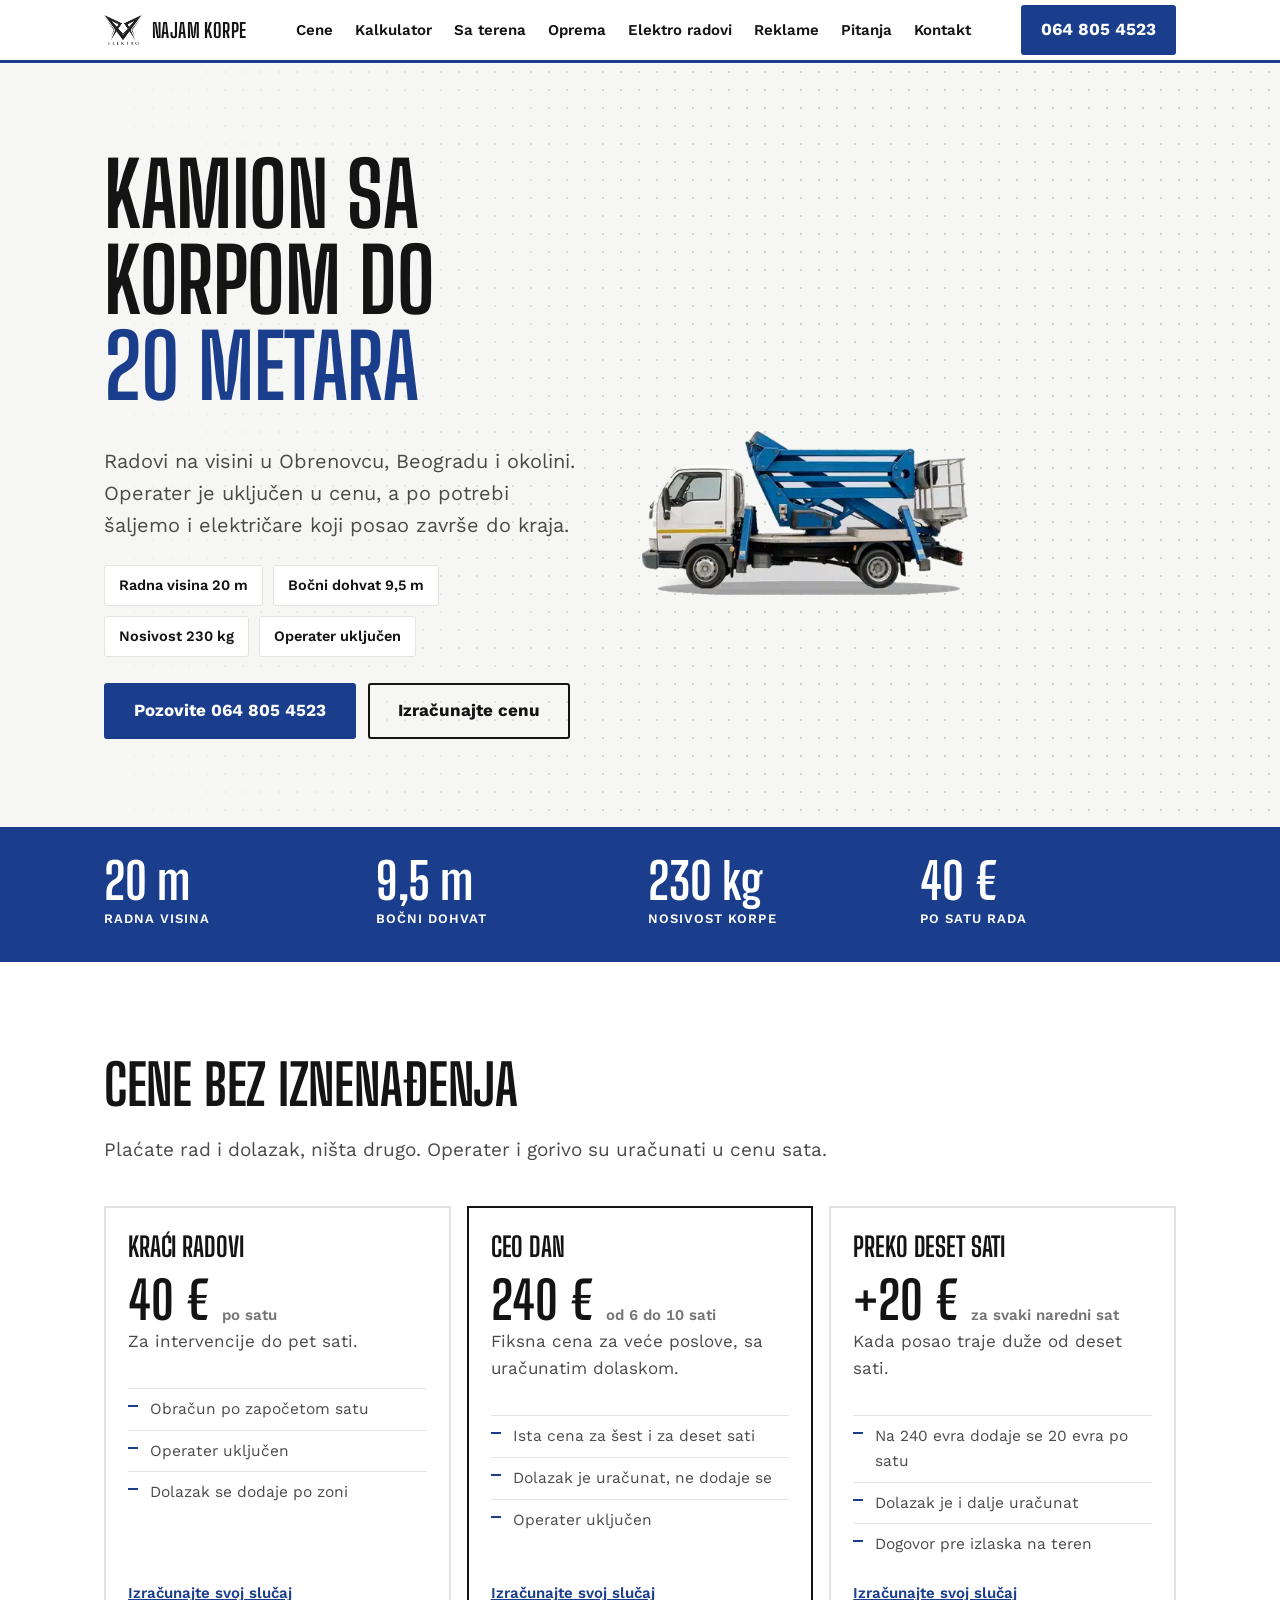
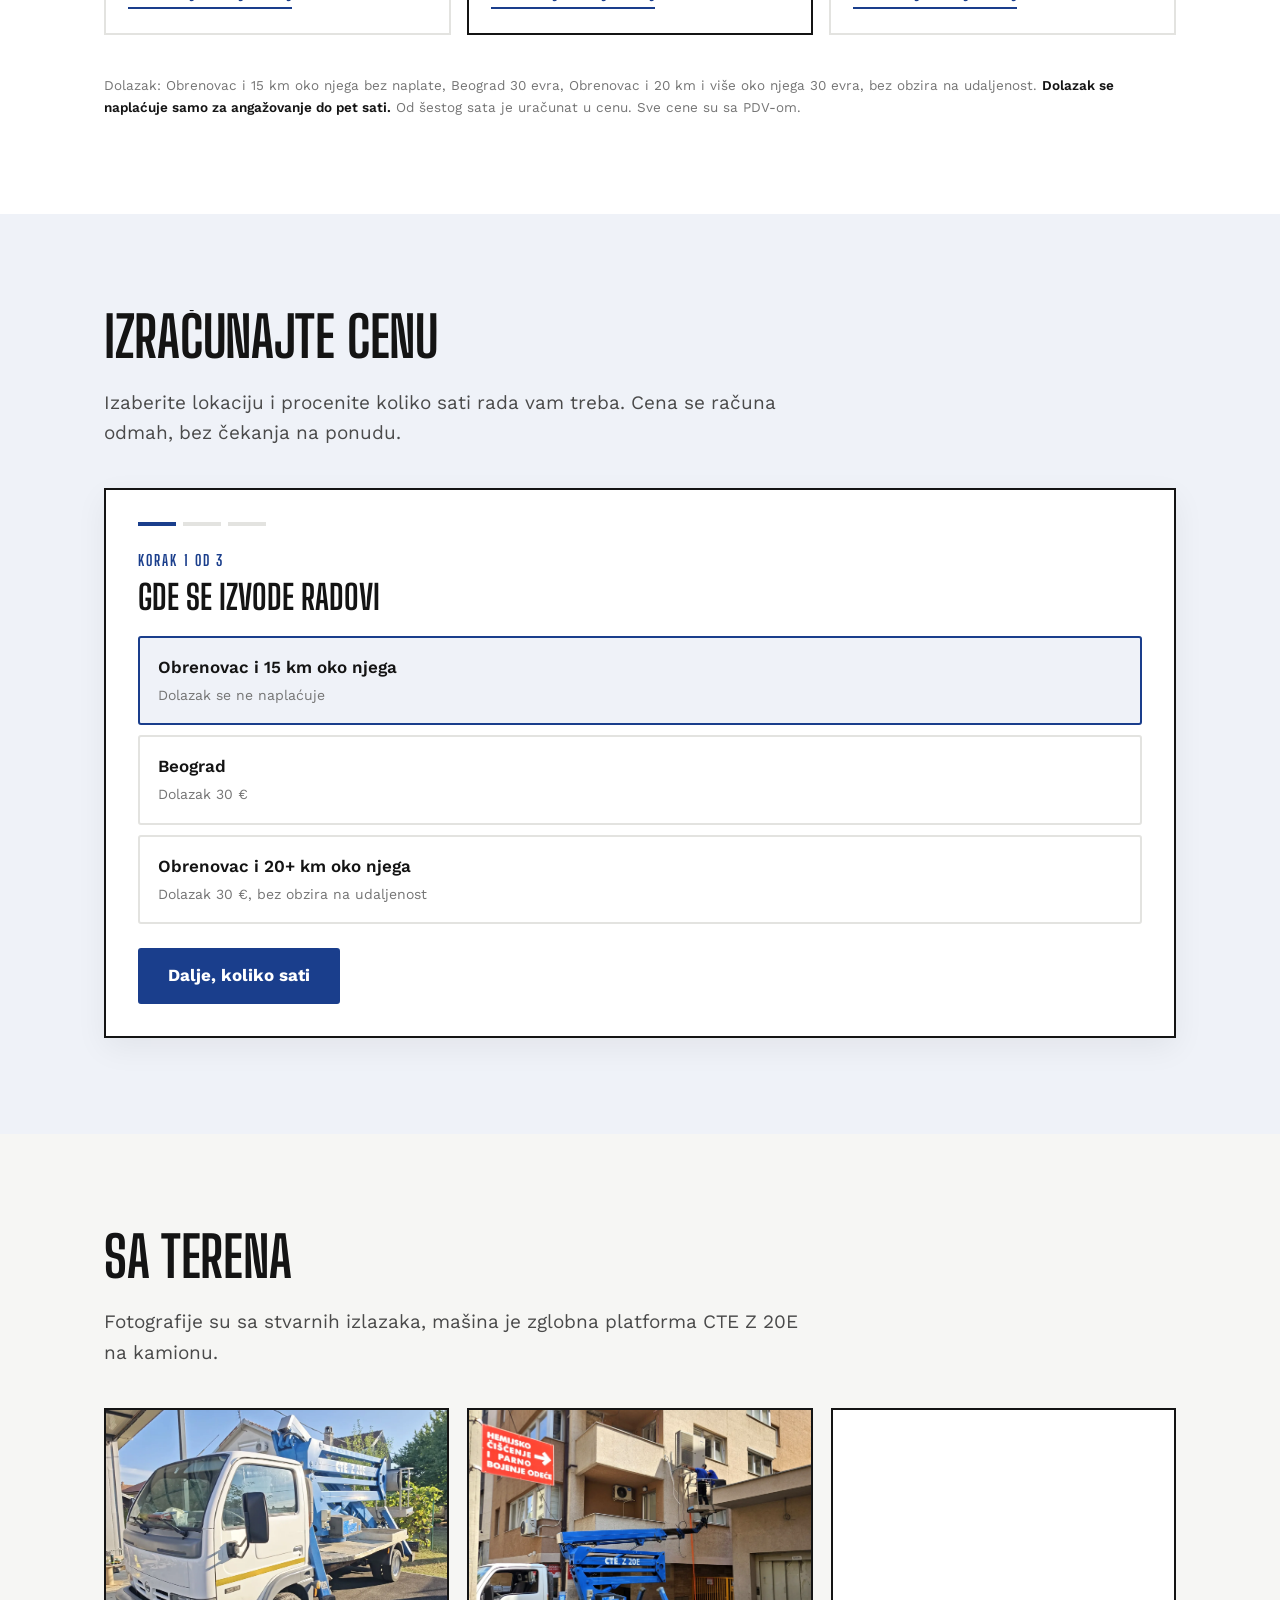
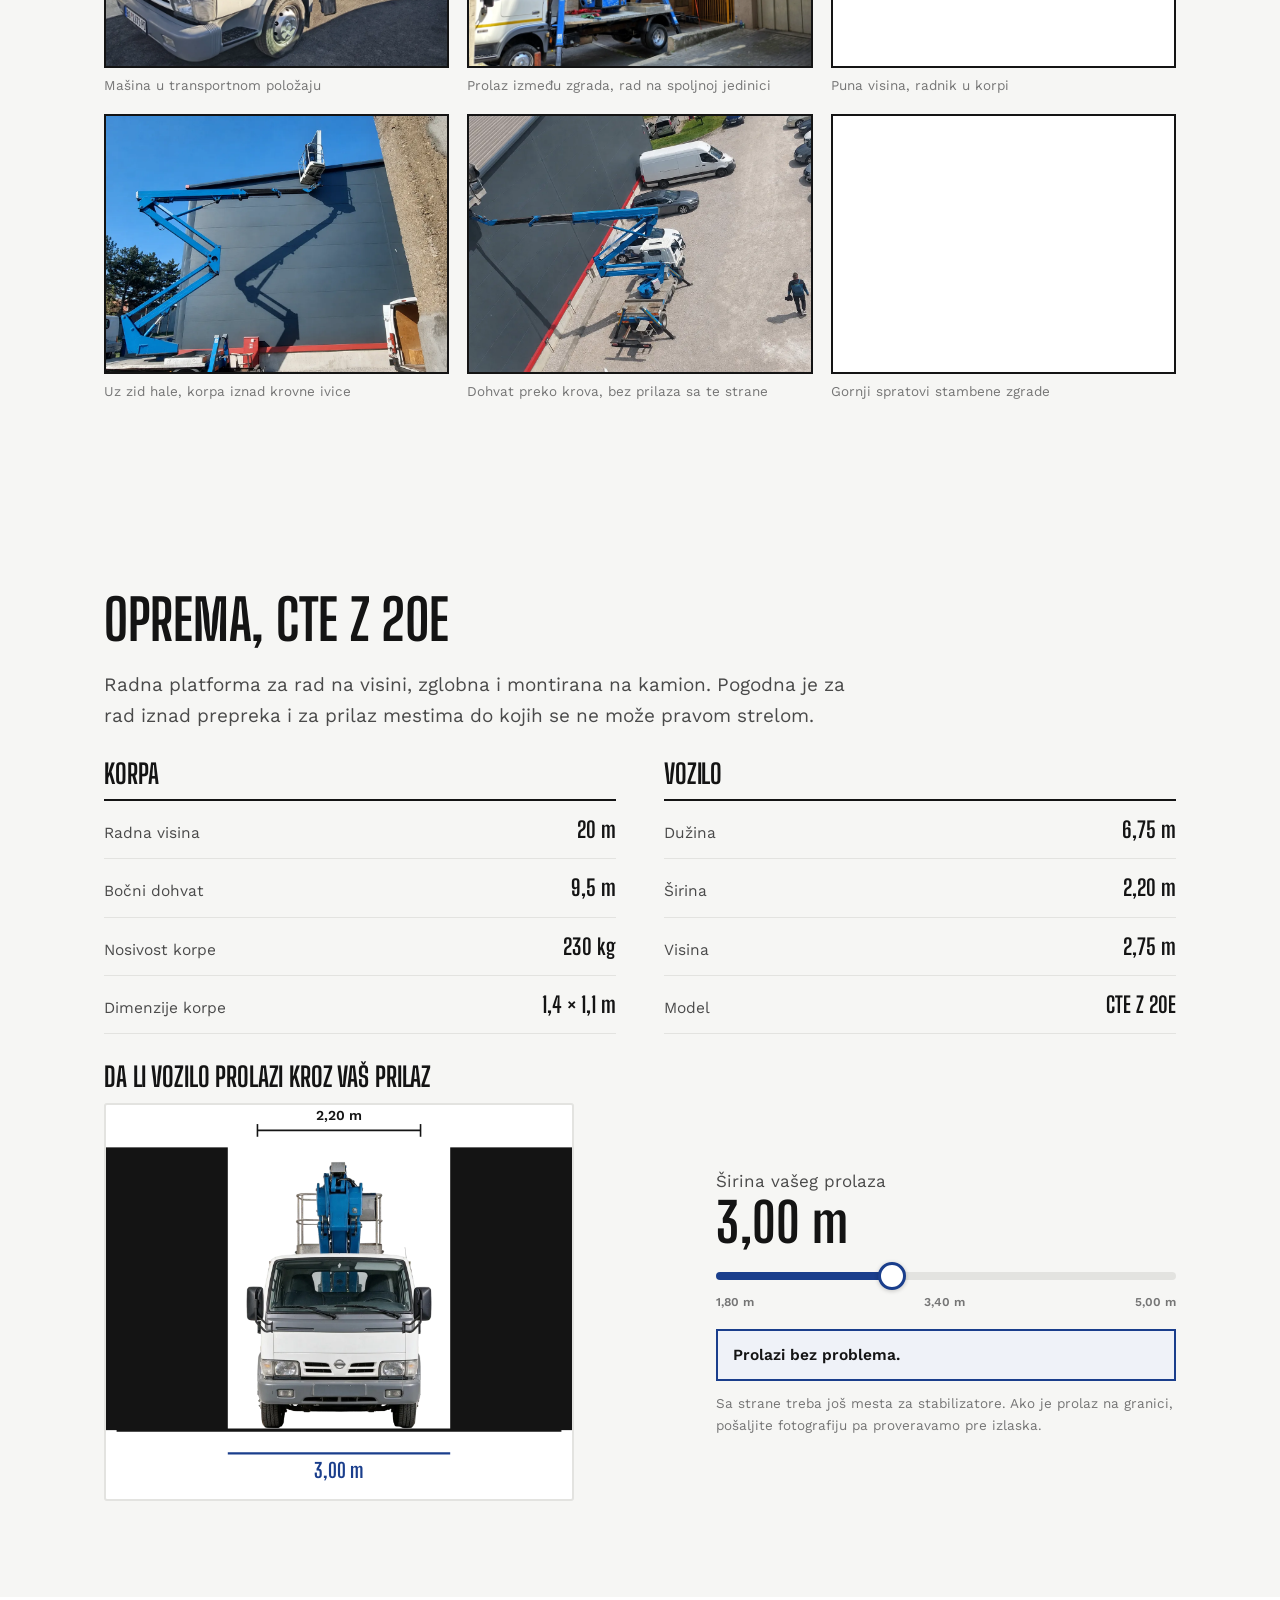
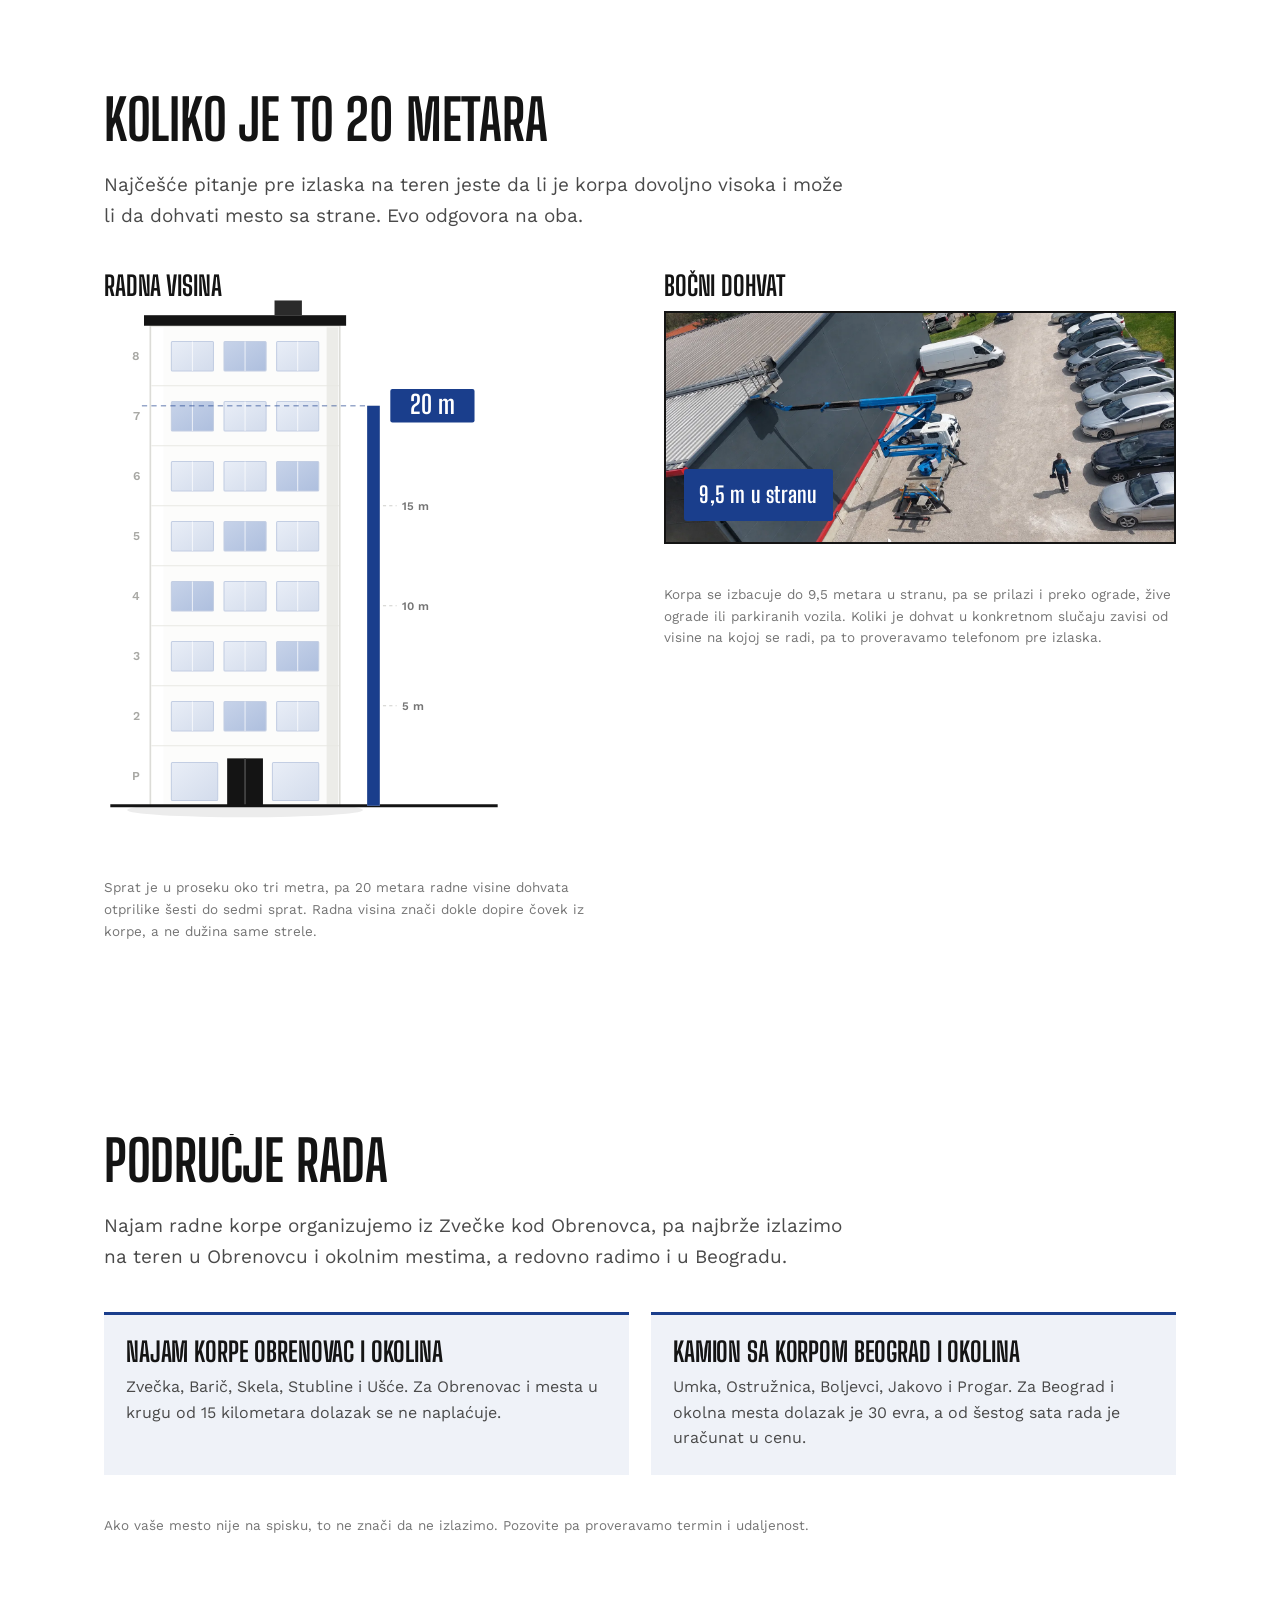
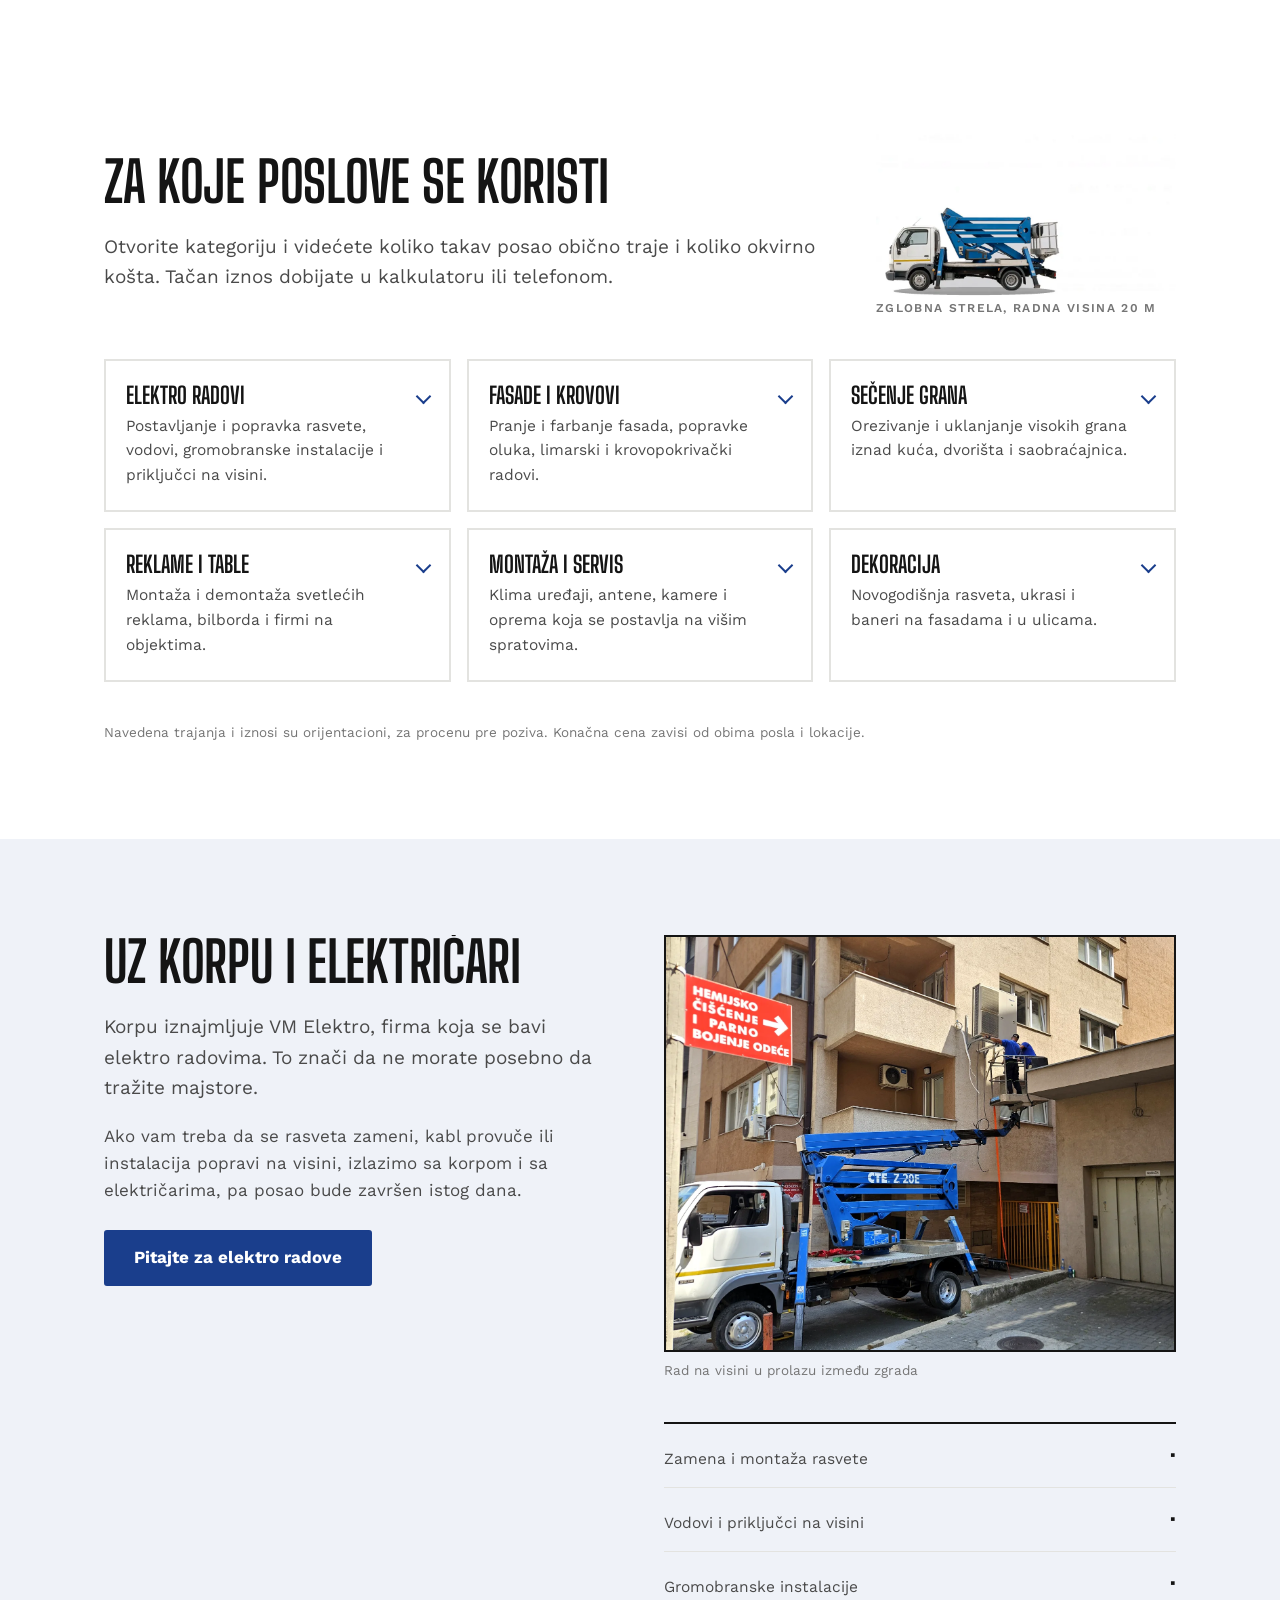
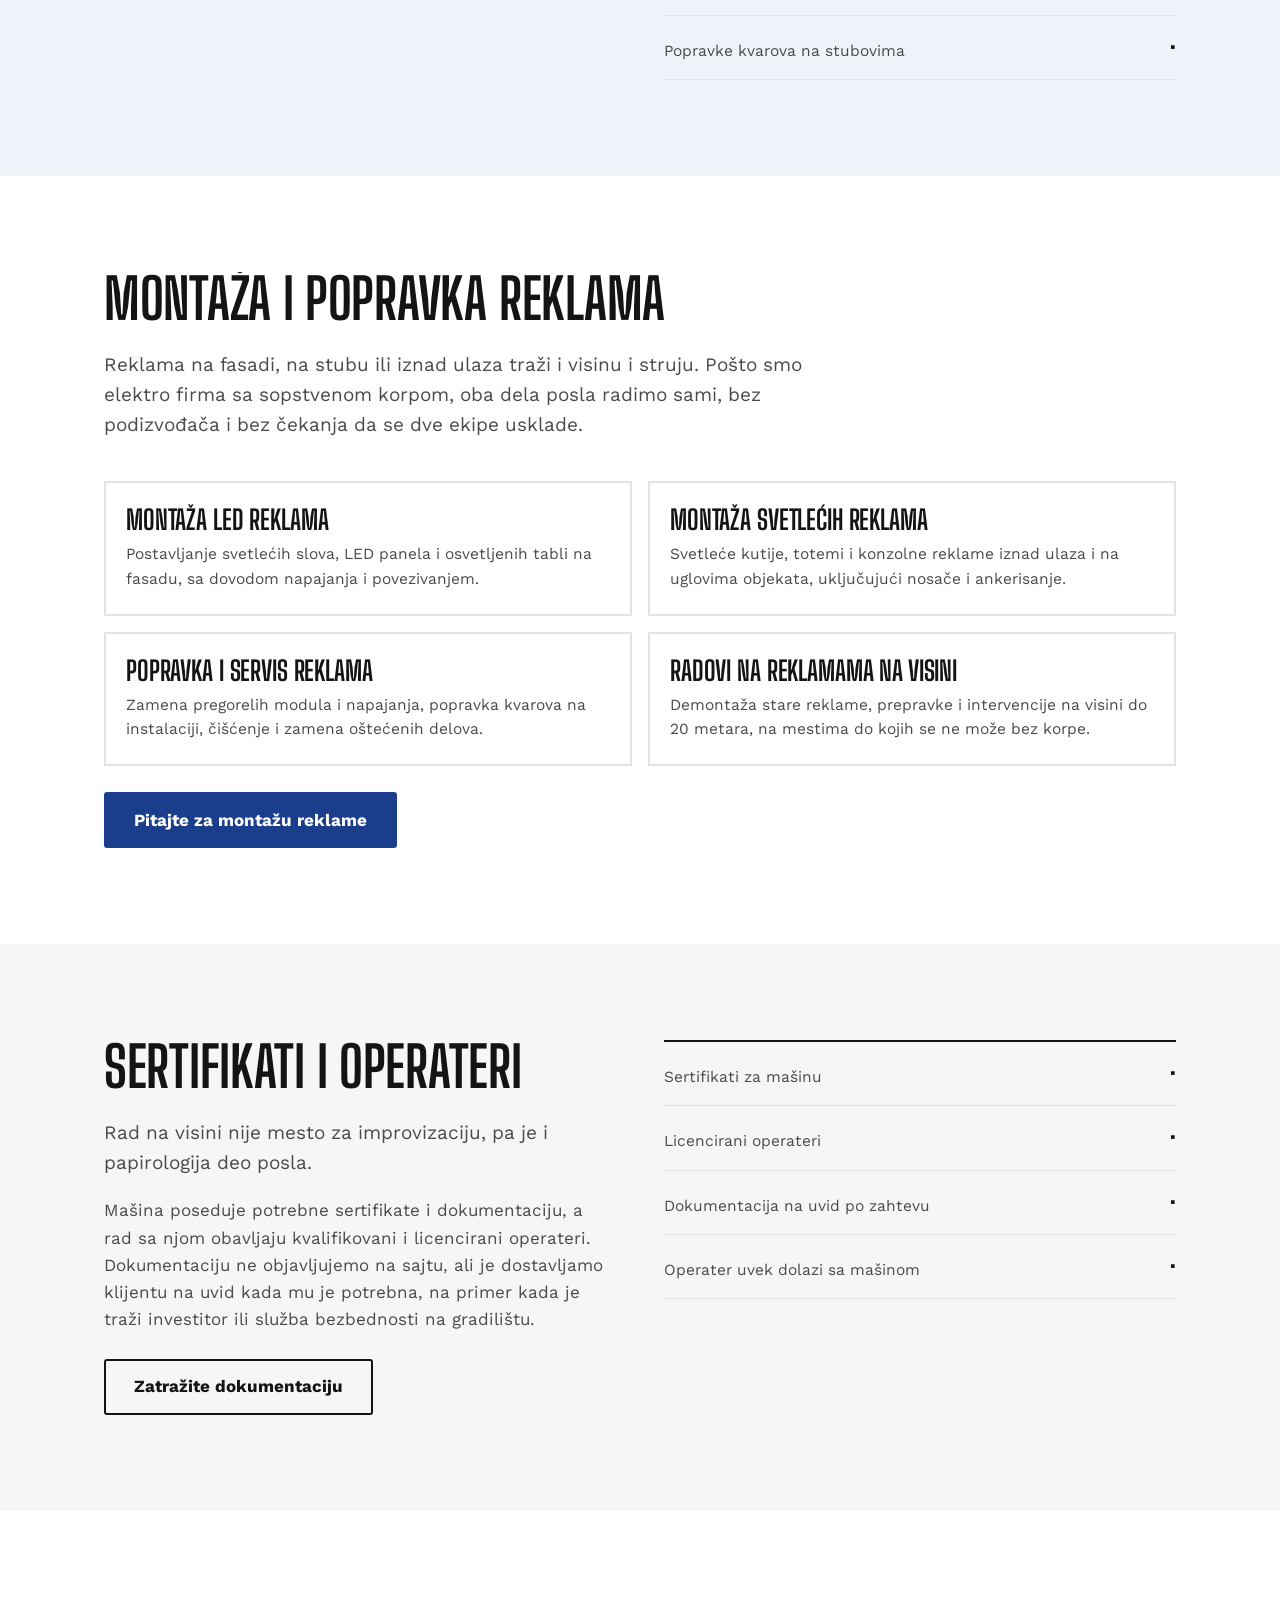
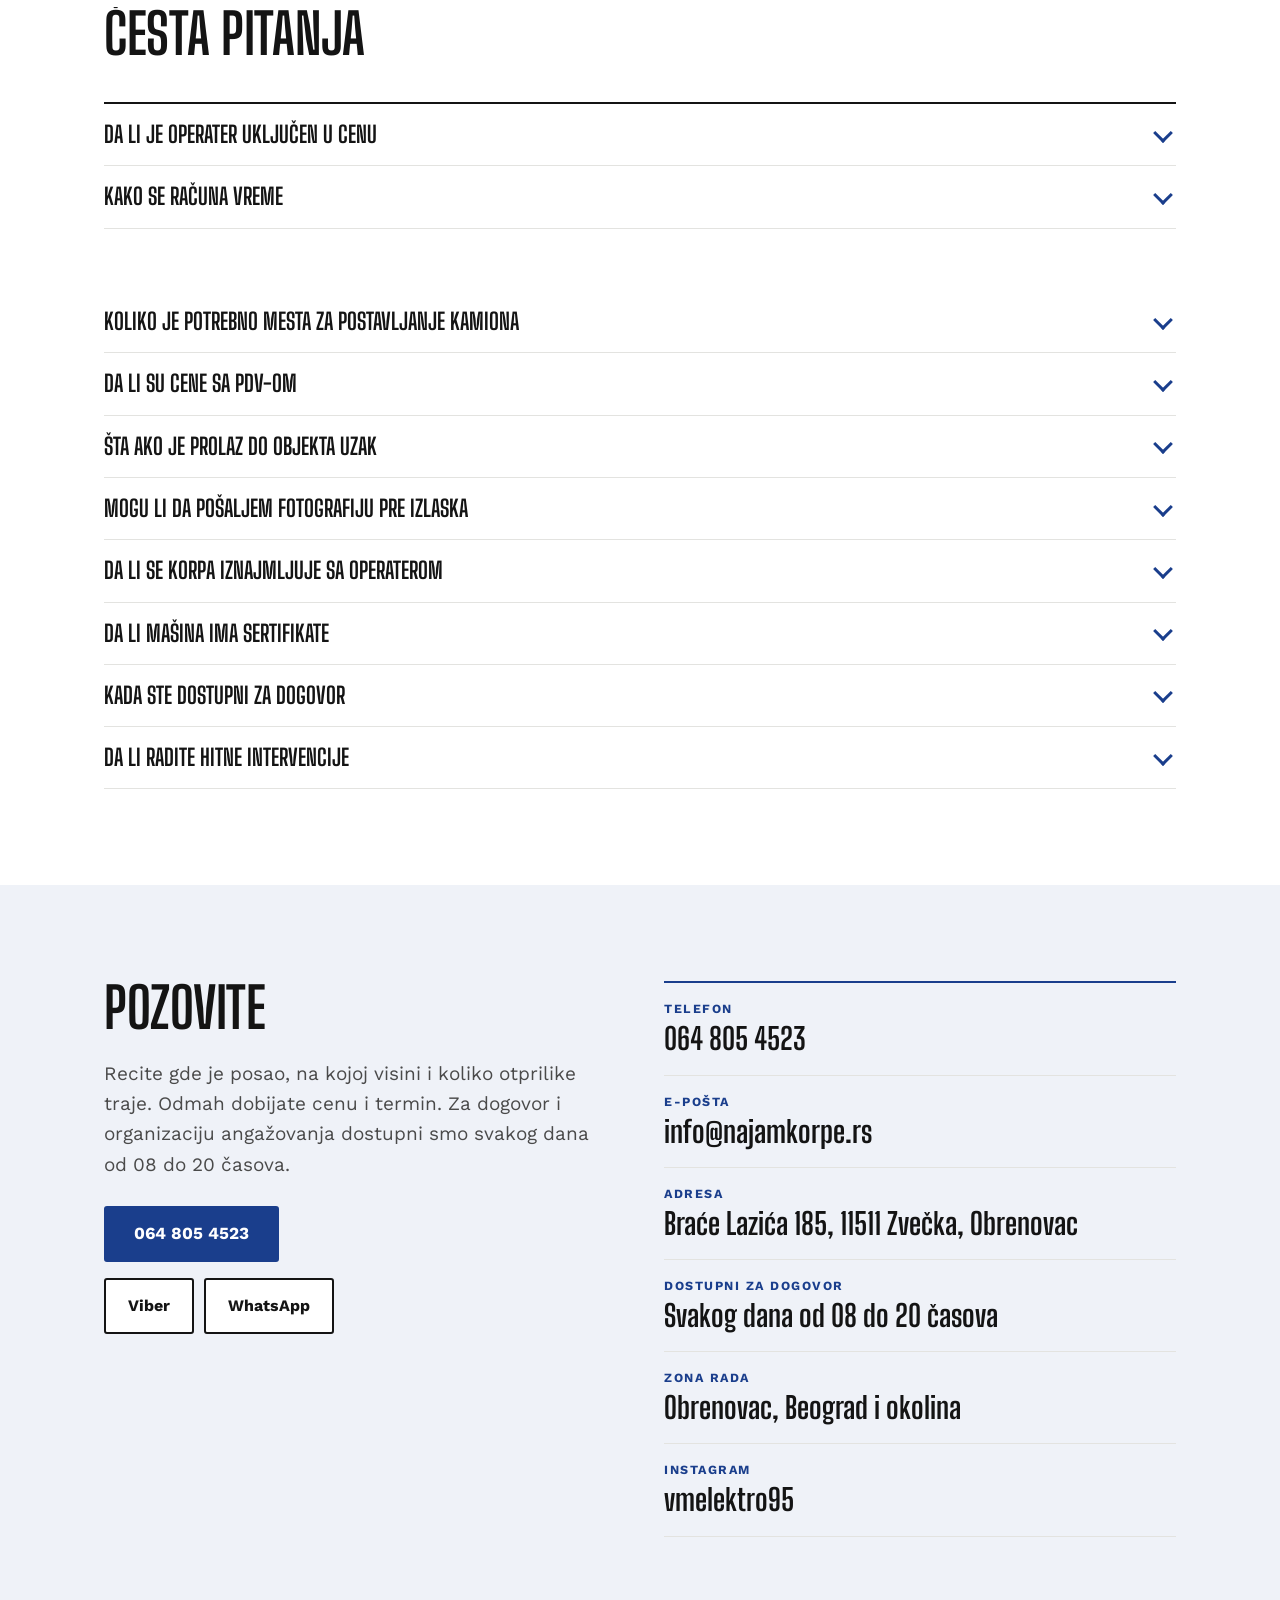
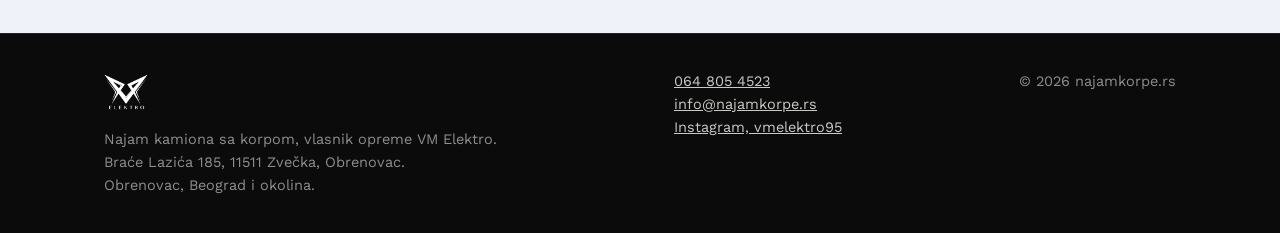
<file: index.html>
<!DOCTYPE html>
<html lang="sr-Latn">
<head>
<meta charset="UTF-8">
<meta name="viewport" content="width=device-width, initial-scale=1">
<title>Najam korpe Beograd i Obrenovac | Kamion sa korpom do 20 m</title>
<meta name="description" content="Najam radne korpe sa operaterom, radna visina 20 m i bočni dohvat 9,5 m. Kamion sa korpom za Beograd, Obrenovac, Umku, Barič, Boljevce i okolinu. Od 40 evra po satu, angažovanje do 10 sati 240 evra sa uračunatim dolaskom.">
<link rel="canonical" href="https://najamkorpe.rs/">
<meta property="og:type" content="website">
<meta property="og:title" content="Najam korpe Beograd i Obrenovac | Kamion sa korpom do 20 m">
<meta property="og:description" content="Kamion sa korpom CTE Z 20E do 20 metara visine. Operater uključen. Uz korpu i električari za radove na visini.">
<meta property="og:url" content="https://najamkorpe.rs/">
<meta property="og:locale" content="sr_RS">
<meta name="theme-color" content="#1A3E8C">
<meta property="og:image" content="https://najamkorpe.rs/assets/img/naslovna.jpg">
<meta property="og:image:width" content="1200">
<meta property="og:image:height" content="630">
<meta property="og:image:alt" content="Kamion sa korpom CTE Z 20E, radna visina 20 metara, strela podignuta uz zid hale">
<meta name="twitter:card" content="summary_large_image">
<meta name="twitter:image" content="https://najamkorpe.rs/assets/img/naslovna.jpg">
<link rel="icon" href="favicon.ico" sizes="any">
<link rel="apple-touch-icon" href="assets/img/apple-touch-icon.png">
<link rel="manifest" href="assets/site.webmanifest">
<link rel="preconnect" href="https://fonts.googleapis.com">
<link rel="preconnect" href="https://fonts.gstatic.com" crossorigin>
<link href="https://fonts.googleapis.com/css2?family=Big+Shoulders+Display:wght@600;700;800&family=Work+Sans:wght@400;500;600;700&display=swap" rel="stylesheet">
<link rel="stylesheet" href="assets/stil.css?v=51">
<script>document.documentElement.classList.add('js')</script>
<script type="application/ld+json">
{
  "@context": "https://schema.org",
  "@type": "LocalBusiness",
  "name": "VM Elektro, najam korpe",
  "url": "https://najamkorpe.rs/",
  "telephone": "+381648054523",
  "email": "info@najamkorpe.rs",
  "image": "https://najamkorpe.rs/assets/img/naslovna.jpg",
  "address": {
    "@type": "PostalAddress",
    "streetAddress": "Braće Lazića 185",
    "addressLocality": "Zvečka, Obrenovac",
    "postalCode": "11511",
    "addressCountry": "RS"
  },
  "openingHoursSpecification": [
    {
      "@type": "OpeningHoursSpecification",
      "dayOfWeek": [
        "Monday",
        "Tuesday",
        "Wednesday",
        "Thursday",
        "Friday",
        "Saturday",
        "Sunday"
      ],
      "opens": "08:00",
      "closes": "20:00"
    }
  ],
  "areaServed": [
    "Obrenovac",
    "Zvečka",
    "Barič",
    "Skela",
    "Stubline",
    "Ušće",
    "Beograd",
    "Umka",
    "Ostružnica",
    "Boljevci",
    "Jakovo",
    "Progar",
    "Surčin"
  ],
  "sameAs": [
    "https://www.instagram.com/vmelektro95/"
  ],
  "priceRange": "40 EUR po satu"
}
</script>

<script type="application/ld+json">
{
  "@context": "https://schema.org",
  "@type": "FAQPage",
  "mainEntity": [
    {
      "@type": "Question",
      "name": "Da li je operater uključen u cenu",
      "acceptedAnswer": {
        "@type": "Answer",
        "text": "Jeste. Cena sata rada podrazumeva mašinu sa operaterom, ne iznajmljujemo korpu bez rukovaoca."
      }
    },
    {
      "@type": "Question",
      "name": "Kako se računa vreme",
      "acceptedAnswer": {
        "@type": "Answer",
        "text": "Po započetom satu, od dolaska na lokaciju. Do pet sati se naplaćuje po satu i na to se dodaje dolazak, a od šestog do desetog sata ukupna cena je 240 evra sa uračunatim dolaskom."
      }
    },
    {
      "@type": "Question",
      "name": "Izlazite li van Beograda i Obrenovca",
      "acceptedAnswer": {
        "@type": "Answer",
        "text": "Izlazimo. Najčešće radimo u Obrenovcu i okolini, u Zvečki, Bariču, Skeli, Stublinama i Ušću, kao i u Beogradu i okolnim mestima, u Umci, Ostružnici, Boljevcima, Jakovu i Progaru. I za lokacije dalje od 20 kilometara od Obrenovca dolazak je 30 evra, isto kao za Beograd."
      }
    },
    {
      "@type": "Question",
      "name": "Koliko je potrebno mesta za postavljanje kamiona",
      "acceptedAnswer": {
        "@type": "Answer",
        "text": "Vozilo je dugačko 6,75 m i široko 2,20 m, a za stabilizatore treba nešto prostora sa strane. Ako niste sigurni, pošaljite fotografiju prilaza pa procenjujemo unapred."
      }
    },
    {
      "@type": "Question",
      "name": "Da li su cene sa PDV-om",
      "acceptedAnswer": {
        "@type": "Answer",
        "text": "Jesu. Svi iznosi na sajtu, i u cenovniku i u kalkulatoru, već sadrže PDV. Nema naknadnog obračuna."
      }
    },
    {
      "@type": "Question",
      "name": "Šta ako je prolaz do objekta uzak",
      "acceptedAnswer": {
        "@type": "Answer",
        "text": "Vozilo je široko 2,20 m, a sa retrovizorima oko 2,50 m. Ispod 2,30 m ne prolazi, između 2,30 i 2,60 m prolazi uz vođenje i sklopljene retrovizore. Na sajtu postoji klizač kojim sami proverite svoju širinu."
      }
    },
    {
      "@type": "Question",
      "name": "Mogu li da pošaljem fotografiju pre izlaska",
      "acceptedAnswer": {
        "@type": "Answer",
        "text": "Možete i preporučujemo. Pošaljite snimak prilaza i mesta rada na Viber ili WhatsApp na 064 805 4523, pa procenjujemo unapred da li mašina može da priđe i koliko posao otprilike traje."
      }
    },
    {
      "@type": "Question",
      "name": "Da li se korpa iznajmljuje sa operaterom",
      "acceptedAnswer": {
        "@type": "Answer",
        "text": "Isključivo sa operaterom. Iznajmljivanje korpe sa operaterom znači da mašinom rukuje naš čovek, a vi radite svoj posao iz korpe ili nam ga poverite ako je u pitanju elektro rad ili reklama."
      }
    },
    {
      "@type": "Question",
      "name": "Da li mašina ima sertifikate",
      "acceptedAnswer": {
        "@type": "Answer",
        "text": "Ima. Mašina poseduje potrebne sertifikate i dokumentaciju, a operateri su kvalifikovani i licencirani. Dokumentaciju ne objavljujemo na sajtu, ali je dostavljamo na uvid kada zatreba."
      }
    },
    {
      "@type": "Question",
      "name": "Kada ste dostupni za dogovor",
      "acceptedAnswer": {
        "@type": "Answer",
        "text": "Svakog dana od 08 do 20 časova za dogovor, rezervacije i organizaciju angažovanja. To nije radno vreme same mašine, nego vreme kada nas možete dobiti da se dogovorimo oko termina."
      }
    },
    {
      "@type": "Question",
      "name": "Da li radite hitne intervencije",
      "acceptedAnswer": {
        "@type": "Answer",
        "text": "Pozovite i proverićemo da li je korpa slobodna. Termini se dogovaraju telefonom."
      }
    }
  ]
}
</script>
</head>
<body>

<a class="preskoci" href="#sadrzaj">Preskoči na sadržaj</a>

<header class="zaglavlje">
  <div class="omot zaglavlje-red">
    <a class="logo-veza" href="index.html" aria-label="Najam korpe, VM Elektro, početna">
      <img src="assets/img/vm-elektro-logo.png" alt="VM Elektro" width="44" height="44">
      <span class="logo-tekst">Najam korpe</span>
    </a>
    <button class="nav-prekidac" type="button" aria-expanded="false" aria-controls="glavna-nav" aria-label="Otvori meni">
      <span></span>
    </button>
    <nav class="glavna-nav" id="glavna-nav" aria-label="Glavna navigacija">
      <ul>
        <li><a href="#cene">Cene</a></li>
        <li><a href="#kalkulator">Kalkulator</a></li>
        <li><a href="#galerija">Sa terena</a></li>
        <li><a href="#oprema">Oprema</a></li>
        <li><a href="#elektro">Elektro radovi</a></li>
        <li><a href="#reklame">Reklame</a></li>
        <li><a href="#pitanja">Pitanja</a></li>
        <li><a href="#kontakt">Kontakt</a></li>
      </ul>
    </nav>
    <a class="zaglavlje-tel" href="tel:+381648054523">064 805 4523</a>
  </div>
</header>

<main id="sadrzaj">

  <!-- HERO -->
  <section class="hero">
    <div class="omot hero-mreza">
      <div>
      <h1>Kamion sa korpom do <span class="naglas">20&nbsp;metara</span></h1>
      <p class="hero-uvod">Radovi na visini u Obrenovcu, Beogradu i okolini. Operater je
      uključen u cenu, a po potrebi šaljemo i električare koji posao završe do kraja.</p>
      <ul class="hero-oznake">
        <li>Radna visina 20&nbsp;m</li>
        <li>Bočni dohvat 9,5&nbsp;m</li>
        <li>Nosivost 230&nbsp;kg</li>
        <li>Operater uključen</li>
      </ul>
      <div class="akcije">
        <a class="dugme" href="tel:+381648054523">Pozovite 064 805 4523</a>
        <a class="dugme dugme--okvir" href="#kalkulator">Izračunajte cenu</a>
      </div>
      </div>
      <div class="hero-masina">
        <div class="masina-foto">
          <picture>
            <source media="(max-width: 700px)" srcset="assets/img/dizanje-m/m-01.webp?v=51">
            <img id="dizanje-kadar" src="assets/img/dizanje/k-01.webp?v=51"
              alt="Kamion sa korpom CTE Z 20E, strela se podiže iz transportnog položaja"
              width="1830" height="1034" fetchpriority="high">
          </picture>
        </div>
      </div>
    </div>
  </section>

  <!-- KLJUCNE BROJKE -->
  <section class="brojke" aria-label="Ključni podaci">
    <div class="omot brojke-red">
      <div class="brojka"><b>20&nbsp;m</b><span>radna visina</span></div>
      <div class="brojka"><b>9,5&nbsp;m</b><span>bočni dohvat</span></div>
      <div class="brojka"><b>230&nbsp;kg</b><span>nosivost korpe</span></div>
      <div class="brojka"><b>40&nbsp;&euro;</b><span>po satu rada</span></div>
    </div>
  </section>

  <!-- CENE -->
  <section class="sekcija" id="cene" aria-labelledby="cene-naslov">
    <div class="omot">
      <h2 id="cene-naslov" class="otkrij">Cene bez iznenađenja</h2>
      <p class="uvod otkrij">Plaćate rad i dolazak, ništa drugo. Operater i gorivo su
      uračunati u cenu sata.</p>

      <div class="cene razmak-gore">
        <div class="cena-kartica otkrij">
          <h3>Kraći radovi</h3>
          <p class="cena-iznos">40&nbsp;&euro; <small>po satu</small></p>
          <p>Za intervencije do pet sati.</p>
          <ul>
            <li>Obračun po započetom satu</li>
            <li>Operater uključen</li>
            <li>Dolazak se dodaje po zoni</li>
          </ul>
          <a class="cena-veza" href="#kalkulator" data-sati="3">Izračunajte svoj slučaj</a>
        </div>
        <div class="cena-kartica cena-kartica--istaknuta otkrij">
          <h3>Ceo dan</h3>
          <p class="cena-iznos">240&nbsp;&euro; <small>od 6 do 10&nbsp;sati</small></p>
          <p>Fiksna cena za veće poslove, sa uračunatim dolaskom.</p>
          <ul>
            <li>Ista cena za šest i za deset sati</li>
            <li>Dolazak je uračunat, ne dodaje se</li>
            <li>Operater uključen</li>
          </ul>
          <a class="cena-veza" href="#kalkulator" data-sati="8">Izračunajte svoj slučaj</a>
        </div>
        <div class="cena-kartica otkrij">
          <h3>Preko deset sati</h3>
          <p class="cena-iznos">+20&nbsp;&euro; <small>za svaki naredni sat</small></p>
          <p>Kada posao traje duže od deset sati.</p>
          <ul>
            <li>Na 240&nbsp;evra dodaje se 20&nbsp;evra po satu</li>
            <li>Dolazak je i dalje uračunat</li>
            <li>Dogovor pre izlaska na teren</li>
          </ul>
          <a class="cena-veza" href="#kalkulator" data-sati="12">Izračunajte svoj slučaj</a>
        </div>
      </div>

      <p class="kalk-napomena razmak-gore otkrij">Dolazak: Obrenovac i 15&nbsp;km oko njega bez
      naplate, Beograd 30&nbsp;evra, Obrenovac i 20&nbsp;km i više oko njega 30&nbsp;evra, bez obzira na
      udaljenost. <strong>Dolazak se naplaćuje samo za angažovanje do pet sati.</strong>
      Od šestog sata je uračunat u cenu. Sve cene su sa PDV-om.</p>
    </div>
  </section>

  <!-- KALKULATOR -->
  <section class="sekcija sekcija--istaknuta" id="kalkulator" aria-labelledby="kalk-naslov">
    <div class="omot">
      <h2 id="kalk-naslov" class="otkrij">Izračunajte cenu</h2>
      <p class="uvod otkrij">Izaberite lokaciju i procenite koliko sati rada vam treba.
      Cena se računa odmah, bez čekanja na ponudu.</p>

      <div class="kalk carobnjak razmak-gore otkrij" id="carobnjak">
        <ol class="tacke" aria-hidden="true">
          <li class="on"></li><li></li><li></li>
        </ol>

        <section class="korak-panel" data-korak="1">
          <p class="korak-br">Korak 1 od 3</p>
          <fieldset>
            <legend class="korak-pitanje">Gde se izvode radovi</legend>
            <div class="izbori">
              <label>
                <input type="radio" name="zona" value="0" data-naziv="Obrenovac i 15 km oko njega" checked>
                <span><b>Obrenovac i 15&nbsp;km oko njega</b><em>Dolazak se ne naplaćuje</em></span>
              </label>
              <label>
                <input type="radio" name="zona" value="30" data-naziv="Beograd">
                <span><b>Beograd</b><em>Dolazak 30&nbsp;&euro;</em></span>
              </label>
              <label>
                <input type="radio" name="zona" value="30" data-naziv="Obrenovac i 20+ km oko njega">
                <span><b>Obrenovac i 20+ km oko njega</b><em>Dolazak 30&nbsp;&euro;, bez obzira na udaljenost</em></span>
              </label>
            </div>
          </fieldset>
          <div class="korak-dugmad">
            <button type="button" class="dugme napred" data-na="2">Dalje, koliko sati</button>
          </div>
        </section>

        <section class="korak-panel" data-korak="2" hidden>
          <p class="korak-br">Korak 2 od 3</p>
          <label class="korak-pitanje" for="sati">Koliko sati rada</label>
          <div class="sati-red">
            <button type="button" id="manje" aria-label="Smanji broj sati">&minus;</button>
            <output class="sati-broj" id="sati-prikaz" for="sati">2</output>
            <button type="button" id="vise" aria-label="Povećaj broj sati">+</button>
          </div>
          <input class="klizac" type="range" id="sati" name="sati" value="2" min="1" max="24" step="1"
            aria-describedby="napomena-sati">
          <div class="klizac-skala" aria-hidden="true"><span>1</span><span>5</span><span>10</span><span>15</span><span>24</span></div>
          <p class="kalk-napomena" id="napomena-sati">Obračun ide po započetom satu.</p>
          <div class="korak-dugmad">
            <button type="button" class="dugme dugme--okvir nazad" data-na="1">Nazad</button>
            <button type="button" class="dugme napred" data-na="3">Prikažite cenu</button>
          </div>
        </section>

        <section class="korak-panel" data-korak="3" hidden>
          <p class="korak-br">Korak 3 od 3</p>
          <p class="korak-pitanje">Vaša cena</p>
          <div class="kalk-rezultat">
            <div class="kalk-stavka"><span id="opis-rada">Rad</span><span id="cena-rada">80&nbsp;&euro;</span></div>
            <div class="kalk-stavka"><span id="opis-dolaska">Dolazak, Obrenovac i 15&nbsp;km oko njega</span><span id="cena-dolaska">0&nbsp;&euro;</span></div>
          </div>
          <div class="kalk-zbir" aria-live="polite">
            <span class="kz-oznaka">Ukupno</span>
            <span class="kz-iznos"><span class="kz-cifre" id="ukupno">80&nbsp;&euro;</span></span>
          </div>
          <p class="kalk-napomena" id="objasnjenje">Prva četiri sata i peti sat naplaćuju se po 40&nbsp;evra.</p>
          <p class="kalk-napomena">Iznos je sa PDV-om.</p>

          <div class="akcije">
            <a class="dugme" href="tel:+381648054523">Pozovite i rezervišite termin</a>
            <button type="button" class="dugme dugme--okvir nazad" data-na="2">Promenite unos</button>
          </div>
          <p class="poruke-uvod">Ne volite da zovete? Pošaljite izračunatu cenu u poruci,
          tekst je već pripremljen.</p>
          <div class="poruke">
            <a class="poruka-dugme" id="veza-viber" href="#" target="_blank" rel="noopener">Pošaljite na Viber</a>
            <a class="poruka-dugme" id="veza-whatsapp" href="#" target="_blank" rel="noopener">Pošaljite na WhatsApp</a>
            <a class="poruka-dugme" id="veza-mejl" href="#">Pošaljite mejlom</a>
          </div>
        </section>
      </div>
    </div>
  </section>

  <!-- GALERIJA -->
  <section class="sekcija sekcija--papir" id="galerija" aria-labelledby="galerija-naslov">
    <div class="omot">
      <h2 id="galerija-naslov" class="otkrij">Sa terena</h2>
      <p class="uvod otkrij">Fotografije su sa stvarnih izlazaka, mašina je zglobna platforma
      <span translate="no">CTE Z 20E</span> na kamionu.</p>
      <div class="galerija razmak-gore otkrij">
        <figure class="snimak-teren">
          <button type="button" class="lupa-otvori" data-slika="assets/img/teren/masina-cela.webp" data-opis="Kamion sa korpom CTE Z 20E, strela složena u transportnom položaju">
            <img src="assets/img/teren/masina-cela.webp" alt="Kamion sa korpom CTE Z 20E, strela složena u transportnom položaju" width="1800" height="1350" loading="lazy" decoding="async">
          </button>
          <figcaption>Mašina u transportnom položaju</figcaption>
        </figure>
        <figure class="snimak-teren">
          <button type="button" class="lupa-otvori" data-slika="assets/img/teren/fasada.webp" data-opis="Rad na fasadi u prolazu između zgrada, radnik u korpi kod spoljne jedinice klime">
            <img src="assets/img/teren/fasada.webp" alt="Rad na fasadi u prolazu između zgrada, radnik u korpi kod spoljne jedinice klime" width="1500" height="1219" loading="lazy" decoding="async">
          </button>
          <figcaption>Prolaz između zgrada, rad na spoljnoj jedinici</figcaption>
        </figure>
        <figure class="snimak-teren">
          <button type="button" class="lupa-otvori" data-slika="assets/img/teren/visina.webp" data-opis="Strela izbačena do pune visine, radnik u korpi iznad parkinga">
            <img src="assets/img/teren/visina.webp" alt="Strela izbačena do pune visine, radnik u korpi iznad parkinga" width="941" height="1672" loading="lazy" decoding="async">
          </button>
          <figcaption>Puna visina, radnik u korpi</figcaption>
        </figure>
        <figure class="snimak-teren">
          <button type="button" class="lupa-otvori" data-slika="assets/img/teren/uz-zid.webp" data-opis="Strela podignuta uz visoki zid hale, korpa iznad krovne ivice">
            <img src="assets/img/teren/uz-zid.webp" alt="Strela podignuta uz visoki zid hale, korpa iznad krovne ivice" width="1800" height="810" loading="lazy" decoding="async">
          </button>
          <figcaption>Uz zid hale, korpa iznad krovne ivice</figcaption>
        </figure>
        <figure class="snimak-teren">
          <button type="button" class="lupa-otvori" data-slika="assets/img/teren/preko-krova.webp" data-opis="Dohvat preko krova hale, korpa nad krovnom ivicom">
            <img src="assets/img/teren/preko-krova.webp" alt="Dohvat preko krova hale, korpa nad krovnom ivicom" width="1500" height="676" loading="lazy" decoding="async">
          </button>
          <figcaption>Dohvat preko krova, bez prilaza sa te strane</figcaption>
        </figure>
        <figure class="snimak-teren">
          <button type="button" class="lupa-otvori" data-slika="assets/img/teren/balkon.webp" data-opis="Korpa podignuta do gornjih spratova stambene zgrade">
            <img src="assets/img/teren/balkon.webp" alt="Korpa podignuta do gornjih spratova stambene zgrade" width="1200" height="1600" loading="lazy" decoding="async">
          </button>
          <figcaption>Gornji spratovi stambene zgrade</figcaption>
        </figure>
      </div>
      <div class="galerija-vodic" aria-hidden="true">
        <span class="gv-broj"><b id="gv-tekuca">1</b> od 6</span>
        <span class="gv-tacke" id="gv-tacke"></span>
        <span class="gv-uput">Prevucite ulevo</span>
      </div>
    </div>
  </section>

  <!-- OPREMA -->
  <section class="sekcija sekcija--papir" id="oprema" aria-labelledby="oprema-naslov">
    <div class="omot">
      <h2 id="oprema-naslov" class="otkrij">Oprema, <span translate="no">CTE Z 20E</span></h2>
      <p class="uvod otkrij">Radna platforma za rad na visini, zglobna i montirana na kamion.
      Pogodna je za rad iznad prepreka i za prilaz mestima do kojih se ne može pravom strelom.</p>

      <div class="kontakt-mreza razmak-gore">
        <div>
          <h3 class="otkrij">Korpa</h3>
          <ul class="spec">
            <li class="otkrij"><span class="s-ime">Radna visina</span><span class="s-vrednost">20&nbsp;m</span></li>
            <li class="otkrij"><span class="s-ime">Bočni dohvat</span><span class="s-vrednost">9,5&nbsp;m</span></li>
            <li class="otkrij"><span class="s-ime">Nosivost korpe</span><span class="s-vrednost">230&nbsp;kg</span></li>
            <li class="otkrij"><span class="s-ime">Dimenzije korpe</span><span class="s-vrednost">1,4 &times; 1,1&nbsp;m</span></li>
          </ul>
        </div>
        <div>
          <h3 class="otkrij">Vozilo</h3>
          <ul class="spec">
            <li class="otkrij"><span class="s-ime">Dužina</span><span class="s-vrednost">6,75&nbsp;m</span></li>
            <li class="otkrij"><span class="s-ime">Širina</span><span class="s-vrednost">2,20&nbsp;m</span></li>
            <li class="otkrij"><span class="s-ime">Visina</span><span class="s-vrednost">2,75&nbsp;m</span></li>
            <li class="otkrij"><span class="s-ime">Model</span><span class="s-vrednost"><span translate="no">CTE Z 20E</span></span></li>
          </ul>
        </div>
      </div>

      <div class="prolaz razmak-gore">
        <h3 class="otkrij">Da li vozilo prolazi kroz vaš prilaz</h3>
        <div class="prolaz-blok otkrij">
          <svg viewBox="0 0 440 372" class="prolaz-crtez" role="img"
            aria-label="Vozilo široko 2,20 metra u prolazu čija se širina podešava">
            <rect id="stub-levi" x="0" y="40" width="118" height="267" fill="#141414"/>
            <rect id="stub-desni" x="322" y="40" width="118" height="267" fill="#141414"/>
            <image href="assets/img/vozilo-spreda.webp" x="129.9" y="52.3" width="180.2" height="254.7"
              preserveAspectRatio="xMidYMax meet"/>
            <line x1="10" y1="307" x2="430" y2="307" stroke="#141414" stroke-width="3"/>
            <line x1="143" y1="18" x2="143" y2="30" stroke="#141414" stroke-width="1.5"/>
            <line x1="297" y1="18" x2="297" y2="30" stroke="#141414" stroke-width="1.5"/>
            <line x1="143" y1="24" x2="297" y2="24" stroke="#141414" stroke-width="1.5"/>
            <text x="220" y="14" class="p-kota" text-anchor="middle">2,20&nbsp;m</text>
            <line id="mera-levo" x1="118" y1="329" x2="322" y2="329" stroke-width="2"/>
            <text id="mera-tekst" x="220" y="352" class="p-mera" text-anchor="middle">3,00&nbsp;m</text>
          </svg>
          <div class="prolaz-kontrola">
            <label class="korak-naslov" for="kapija">Širina vašeg prolaza</label>
            <output class="prolaz-broj" id="kapija-prikaz" for="kapija">3,00&nbsp;m</output>
            <input class="klizac" type="range" id="kapija" min="180" max="500" step="5" value="300"
              aria-describedby="prolaz-stanje">
            <div class="klizac-skala" aria-hidden="true"><span>1,80&nbsp;m</span><span>3,40&nbsp;m</span><span>5,00&nbsp;m</span></div>
            <p class="prolaz-stanje" id="prolaz-stanje" aria-live="polite">Prolazi bez problema.</p>
            <p class="kalk-napomena">Sa strane treba još mesta za stabilizatore. Ako je prolaz
            na granici, pošaljite fotografiju pa proveravamo pre izlaska.</p>
          </div>
        </div>
      </div>
    </div>
  </section>

  <!-- KOLIKO JE 20 METARA -->
  <section class="sekcija" aria-labelledby="visina-naslov">
    <div class="omot">
      <h2 id="visina-naslov" class="otkrij">Koliko je to 20&nbsp;metara</h2>
      <p class="uvod otkrij">Najčešće pitanje pre izlaska na teren jeste da li je korpa
      dovoljno visoka i može li da dohvati mesto sa strane. Evo odgovora na oba.</p>

      <div class="visina-blok razmak-gore">
        <div>
          <h3 class="otkrij">Radna visina</h3>
          <div class="visina otkrij">
            <svg viewBox="0 0 380 500" class="visina-crtez" role="img"
              aria-label="Zgrada od osam etaza, oko 24 metra, sa oznakom dokle dopire radna visina od 20 metara">
              <defs>
              <linearGradient id="staklo" x1="0" y1="0" x2="1" y2="1">
              <stop offset="0" stop-color="#E9EEF7"/><stop offset="1" stop-color="#D3DCEC"/>
              </linearGradient>
              <linearGradient id="stakloJako" x1="0" y1="0" x2="1" y2="1">
              <stop offset="0" stop-color="#C7D3E9"/><stop offset="1" stop-color="#AEBFDE"/>
              </linearGradient>
              </defs>
              <ellipse cx="134" cy="474" rx="112" ry="7" fill="#141414" opacity=".08"/>
              <rect x="44" y="14" width="180" height="456" fill="#FCFCFB" stroke="#DCDCD7" stroke-width="1.5"/>
              <rect x="45.5" y="15.5" width="11" height="453" fill="#FFFFFF" opacity=".9"/>
              <rect x="211.5" y="15.5" width="11" height="453" fill="#ECECE8"/>
              <rect x="38" y="4" width="192" height="10" fill="#141414"/>
              <rect x="162" y="-10" width="26" height="14" fill="#2B2B2B"/>
              <line x1="45" y1="71" x2="223" y2="71" stroke="#E8E8E3" stroke-width="1"/>
              <rect x="64" y="29" width="40" height="28" rx="1" fill="url(#staklo)" stroke="#C3CEE3" stroke-width="1"/>
              <line x1="84" y1="29" x2="84" y2="57" stroke="#FFFFFF" stroke-width="1" opacity=".7"/>
              <rect x="114" y="29" width="40" height="28" rx="1" fill="url(#stakloJako)" stroke="#C3CEE3" stroke-width="1"/>
              <line x1="134" y1="29" x2="134" y2="57" stroke="#FFFFFF" stroke-width="1" opacity=".7"/>
              <rect x="164" y="29" width="40" height="28" rx="1" fill="url(#staklo)" stroke="#C3CEE3" stroke-width="1"/>
              <line x1="184" y1="29" x2="184" y2="57" stroke="#FFFFFF" stroke-width="1" opacity=".7"/>
              <line x1="45" y1="128" x2="223" y2="128" stroke="#E8E8E3" stroke-width="1"/>
              <rect x="64" y="86" width="40" height="28" rx="1" fill="url(#stakloJako)" stroke="#C3CEE3" stroke-width="1"/>
              <line x1="84" y1="86" x2="84" y2="114" stroke="#FFFFFF" stroke-width="1" opacity=".7"/>
              <rect x="114" y="86" width="40" height="28" rx="1" fill="url(#staklo)" stroke="#C3CEE3" stroke-width="1"/>
              <line x1="134" y1="86" x2="134" y2="114" stroke="#FFFFFF" stroke-width="1" opacity=".7"/>
              <rect x="164" y="86" width="40" height="28" rx="1" fill="url(#staklo)" stroke="#C3CEE3" stroke-width="1"/>
              <line x1="184" y1="86" x2="184" y2="114" stroke="#FFFFFF" stroke-width="1" opacity=".7"/>
              <line x1="45" y1="185" x2="223" y2="185" stroke="#E8E8E3" stroke-width="1"/>
              <rect x="64" y="143" width="40" height="28" rx="1" fill="url(#staklo)" stroke="#C3CEE3" stroke-width="1"/>
              <line x1="84" y1="143" x2="84" y2="171" stroke="#FFFFFF" stroke-width="1" opacity=".7"/>
              <rect x="114" y="143" width="40" height="28" rx="1" fill="url(#staklo)" stroke="#C3CEE3" stroke-width="1"/>
              <line x1="134" y1="143" x2="134" y2="171" stroke="#FFFFFF" stroke-width="1" opacity=".7"/>
              <rect x="164" y="143" width="40" height="28" rx="1" fill="url(#stakloJako)" stroke="#C3CEE3" stroke-width="1"/>
              <line x1="184" y1="143" x2="184" y2="171" stroke="#FFFFFF" stroke-width="1" opacity=".7"/>
              <line x1="45" y1="242" x2="223" y2="242" stroke="#E8E8E3" stroke-width="1"/>
              <rect x="64" y="200" width="40" height="28" rx="1" fill="url(#staklo)" stroke="#C3CEE3" stroke-width="1"/>
              <line x1="84" y1="200" x2="84" y2="228" stroke="#FFFFFF" stroke-width="1" opacity=".7"/>
              <rect x="114" y="200" width="40" height="28" rx="1" fill="url(#stakloJako)" stroke="#C3CEE3" stroke-width="1"/>
              <line x1="134" y1="200" x2="134" y2="228" stroke="#FFFFFF" stroke-width="1" opacity=".7"/>
              <rect x="164" y="200" width="40" height="28" rx="1" fill="url(#staklo)" stroke="#C3CEE3" stroke-width="1"/>
              <line x1="184" y1="200" x2="184" y2="228" stroke="#FFFFFF" stroke-width="1" opacity=".7"/>
              <line x1="45" y1="299" x2="223" y2="299" stroke="#E8E8E3" stroke-width="1"/>
              <rect x="64" y="257" width="40" height="28" rx="1" fill="url(#stakloJako)" stroke="#C3CEE3" stroke-width="1"/>
              <line x1="84" y1="257" x2="84" y2="285" stroke="#FFFFFF" stroke-width="1" opacity=".7"/>
              <rect x="114" y="257" width="40" height="28" rx="1" fill="url(#staklo)" stroke="#C3CEE3" stroke-width="1"/>
              <line x1="134" y1="257" x2="134" y2="285" stroke="#FFFFFF" stroke-width="1" opacity=".7"/>
              <rect x="164" y="257" width="40" height="28" rx="1" fill="url(#staklo)" stroke="#C3CEE3" stroke-width="1"/>
              <line x1="184" y1="257" x2="184" y2="285" stroke="#FFFFFF" stroke-width="1" opacity=".7"/>
              <line x1="45" y1="356" x2="223" y2="356" stroke="#E8E8E3" stroke-width="1"/>
              <rect x="64" y="314" width="40" height="28" rx="1" fill="url(#staklo)" stroke="#C3CEE3" stroke-width="1"/>
              <line x1="84" y1="314" x2="84" y2="342" stroke="#FFFFFF" stroke-width="1" opacity=".7"/>
              <rect x="114" y="314" width="40" height="28" rx="1" fill="url(#staklo)" stroke="#C3CEE3" stroke-width="1"/>
              <line x1="134" y1="314" x2="134" y2="342" stroke="#FFFFFF" stroke-width="1" opacity=".7"/>
              <rect x="164" y="314" width="40" height="28" rx="1" fill="url(#stakloJako)" stroke="#C3CEE3" stroke-width="1"/>
              <line x1="184" y1="314" x2="184" y2="342" stroke="#FFFFFF" stroke-width="1" opacity=".7"/>
              <line x1="45" y1="413" x2="223" y2="413" stroke="#E8E8E3" stroke-width="1"/>
              <rect x="64" y="371" width="40" height="28" rx="1" fill="url(#staklo)" stroke="#C3CEE3" stroke-width="1"/>
              <line x1="84" y1="371" x2="84" y2="399" stroke="#FFFFFF" stroke-width="1" opacity=".7"/>
              <rect x="114" y="371" width="40" height="28" rx="1" fill="url(#stakloJako)" stroke="#C3CEE3" stroke-width="1"/>
              <line x1="134" y1="371" x2="134" y2="399" stroke="#FFFFFF" stroke-width="1" opacity=".7"/>
              <rect x="164" y="371" width="40" height="28" rx="1" fill="url(#staklo)" stroke="#C3CEE3" stroke-width="1"/>
              <line x1="184" y1="371" x2="184" y2="399" stroke="#FFFFFF" stroke-width="1" opacity=".7"/>
              <rect x="64" y="429" width="44" height="36" rx="1" fill="url(#staklo)" stroke="#C3CEE3" stroke-width="1"/>
              <rect x="160" y="429" width="44" height="36" rx="1" fill="url(#staklo)" stroke="#C3CEE3" stroke-width="1"/>
              <rect x="117" y="425" width="34" height="45" fill="#141414"/>
              <line x1="134" y1="425" x2="134" y2="470" stroke="#4A4A4A" stroke-width="1.5"/>
              <text x="34" y="46.5" class="v-sprat" text-anchor="end">8</text>
              <text x="34" y="103.5" class="v-sprat" text-anchor="end">7</text>
              <text x="34" y="160.5" class="v-sprat" text-anchor="end">6</text>
              <text x="34" y="217.5" class="v-sprat" text-anchor="end">5</text>
              <text x="34" y="274.5" class="v-sprat" text-anchor="end">4</text>
              <text x="34" y="331.5" class="v-sprat" text-anchor="end">3</text>
              <text x="34" y="388.5" class="v-sprat" text-anchor="end">2</text>
              <text x="34" y="445.5" class="v-sprat" text-anchor="end">P</text>
              <line x1="6" y1="470" x2="374" y2="470" stroke="#141414" stroke-width="3"/>
              <line class="v-dohvat" x1="36" y1="90" x2="252" y2="90" stroke-width="1.5" stroke-dasharray="5 4"/>
              <line x1="256" y1="470" x2="256" y2="90" stroke="#E3E3E0" stroke-width="12"/>
              <line class="v-traka" x1="256" y1="470" x2="256" y2="90" stroke-width="12"/>
              <line x1="265" y1="185" x2="278" y2="185" stroke="#CFCFCB" stroke-width="1" stroke-dasharray="3 3"/>
              <text x="283" y="189" class="v-kota">15&nbsp;m</text>
              <line x1="265" y1="280" x2="278" y2="280" stroke="#CFCFCB" stroke-width="1" stroke-dasharray="3 3"/>
              <text x="283" y="284" class="v-kota">10&nbsp;m</text>
              <line x1="265" y1="375" x2="278" y2="375" stroke="#CFCFCB" stroke-width="1" stroke-dasharray="3 3"/>
              <text x="283" y="379" class="v-kota">5&nbsp;m</text>
              <rect class="v-plocica" x="272" y="74" width="80" height="32" rx="2"/>
              <text x="312" y="98" class="v-vrh" text-anchor="middle">20&nbsp;m</text>
            </svg>
          </div>
          <p class="kalk-napomena razmak-gore otkrij">Sprat je u proseku oko tri metra, pa
          20&nbsp;metara radne visine dohvata otprilike šesti do sedmi sprat. Radna visina znači
          dokle dopire čovek iz korpe, a ne dužina same strele.</p>
        </div>

        <div>
          <h3 class="otkrij">Bočni dohvat</h3>
          <div class="dohvat otkrij">
            <img src="assets/img/korpa-podignuta.webp"
              alt="Kamion sa korpom parkiran uz halu, strela izbačena preko krova, korpa iznad krovne ivice"
              width="1500" height="676" loading="lazy">
            <span class="dohvat-kota">9,5&nbsp;m u stranu</span>
          </div>
          <p class="kalk-napomena razmak-gore otkrij">Korpa se izbacuje do 9,5&nbsp;metara u
          stranu, pa se prilazi i preko ograde, žive ograde ili parkiranih vozila. Koliki je
          dohvat u konkretnom slučaju zavisi od visine na kojoj se radi, pa to proveravamo
          telefonom pre izlaska.</p>
        </div>
      </div>
    </div>
  </section>

  <!-- PODRUCJE RADA -->
  <section class="sekcija" id="podrucje" aria-labelledby="podrucje-naslov">
    <div class="omot">
      <h2 id="podrucje-naslov" class="otkrij">Područje rada</h2>
      <p class="uvod otkrij">Najam radne korpe organizujemo iz Zvečke kod Obrenovca, pa
      najbrže izlazimo na teren u Obrenovcu i okolnim mestima, a redovno radimo i u Beogradu.</p>

      <div class="podrucje-mreza razmak-gore">
        <div class="podrucje-blok otkrij">
          <h3>Najam korpe Obrenovac i okolina</h3>
          <p>Zvečka, Barič, Skela, Stubline i Ušće. Za Obrenovac i mesta u krugu od
          15&nbsp;kilometara dolazak se ne naplaćuje.</p>
        </div>
        <div class="podrucje-blok otkrij">
          <h3>Kamion sa korpom Beograd i okolina</h3>
          <p>Umka, Ostružnica, Boljevci, Jakovo i Progar. Za Beograd i okolna mesta
          dolazak je 30&nbsp;evra, a od šestog sata rada je uračunat u cenu.</p>
        </div>
      </div>

      <p class="kalk-napomena razmak-gore otkrij">Ako vaše mesto nije na spisku, to ne znači
      da ne izlazimo. Pozovite pa proveravamo termin i udaljenost.</p>
    </div>
  </section>

  <!-- ZA STA SE KORISTI -->
  <section class="sekcija" aria-labelledby="poslovi-naslov">
    <div class="omot">
      <div class="poslovi-uvod">
        <div>
          <h2 id="poslovi-naslov" class="otkrij">Za koje poslove se koristi</h2>
          <p class="uvod otkrij">Otvorite kategoriju i videćete koliko takav posao obično
          traje i koliko okvirno košta. Tačan iznos dobijate u kalkulatoru ili telefonom.</p>
        </div>
        <figure class="petlja otkrij">
          <video class="petlja-snimak" width="520" height="292" muted loop playsinline
            preload="metadata" poster="assets/video/korpa-petlja-poster.webp?v=51"
            aria-label="Zglobna strela korpe se podiže i spušta">
            <source src="assets/video/korpa-petlja.mp4?v=51" type="video/mp4">
          </video>
          <figcaption>Zglobna strela, radna visina 20&nbsp;m</figcaption>
        </figure>
      </div>
      <div class="mreza mreza--tri razmak-gore">
        <details class="kartica otkrij">
          <summary><span class="k-ime">Elektro radovi</span><span class="k-kratko">Postavljanje i popravka rasvete, vodovi, gromobranske instalacije i priključci na visini.</span></summary>
          <div class="kartica-telo">
            <p>Najčešći posao za ovu mašinu. Zamena reflektora na halama i dvorištima, popravka svetiljki na stubovima, provlačenje kablova preko fasade. Kada treba i majstor, izlazimo sa električarima iz VM Elektra.</p>
            <dl class="k-podaci">
              <div><dt>Obično traje</dt><dd>2 do 4&nbsp;sata</dd></div>
              <div><dt>Orijentaciono</dt><dd>od 80&nbsp;&euro;</dd></div>
            </dl>
            <a class="k-veza" href="#kalkulator">Izračunajte svoj slučaj</a>
          </div>
        </details>
        <details class="kartica otkrij">
          <summary><span class="k-ime">Fasade i krovovi</span><span class="k-kratko">Pranje i farbanje fasada, popravke oluka, limarski i krovopokrivački radovi.</span></summary>
          <div class="kartica-telo">
            <p>Za ovakve poslove se najčešće uzima ceo dan, jer se radi u pojasevima po fasadi. Korpa se pomera duž objekta, pa nema potrebe za skelom ni za dozvolom za zauzeće.</p>
            <dl class="k-podaci">
              <div><dt>Obično traje</dt><dd>4 do 8&nbsp;sati</dd></div>
              <div><dt>Orijentaciono</dt><dd>240&nbsp;&euro; za ceo dan</dd></div>
            </dl>
            <a class="k-veza" href="#kalkulator">Izračunajte svoj slučaj</a>
          </div>
        </details>
        <details class="kartica otkrij">
          <summary><span class="k-ime">Sečenje grana</span><span class="k-kratko">Orezivanje i uklanjanje visokih grana iznad kuća, dvorišta i saobraćajnica.</span></summary>
          <div class="kartica-telo">
            <p>Radi se odozgo nadole, granu po granu, tako da ništa ne pada na krov ni na vod. Za grane iznad ulice termin dogovaramo tako da smetnja saobraćaju bude što kraća.</p>
            <dl class="k-podaci">
              <div><dt>Obično traje</dt><dd>2 do 5&nbsp;sati</dd></div>
              <div><dt>Orijentaciono</dt><dd>od 80&nbsp;&euro;</dd></div>
            </dl>
            <a class="k-veza" href="#kalkulator">Izračunajte svoj slučaj</a>
          </div>
        </details>
        <details class="kartica otkrij">
          <summary><span class="k-ime">Reklame i table</span><span class="k-kratko">Montaža i demontaža svetlećih reklama, bilborda i firmi na objektima.</span></summary>
          <div class="kartica-telo">
            <p>Bočni dohvat od 9,5&nbsp;metara je ovde presudan, jer se retko može stati tačno ispod reklame. Prilazi se i preko trotoara, parkiranih vozila i zelenila.</p>
            <dl class="k-podaci">
              <div><dt>Obično traje</dt><dd>2 do 4&nbsp;sata</dd></div>
              <div><dt>Orijentaciono</dt><dd>od 80&nbsp;&euro;</dd></div>
            </dl>
            <a class="k-veza" href="#kalkulator">Izračunajte svoj slučaj</a>
          </div>
        </details>
        <details class="kartica otkrij">
          <summary><span class="k-ime">Montaža i servis</span><span class="k-kratko">Klima uređaji, antene, kamere i oprema koja se postavlja na višim spratovima.</span></summary>
          <div class="kartica-telo">
            <p>Kratke intervencije na spoljnim jedinicama, kamerama i antenama. Naplaćuje se po započetom satu, pa se za sitan posao ne plaća ceo dan.</p>
            <dl class="k-podaci">
              <div><dt>Obično traje</dt><dd>1 do 3&nbsp;sata</dd></div>
              <div><dt>Orijentaciono</dt><dd>od 40&nbsp;&euro;</dd></div>
            </dl>
            <a class="k-veza" href="#kalkulator">Izračunajte svoj slučaj</a>
          </div>
        </details>
        <details class="kartica otkrij">
          <summary><span class="k-ime">Dekoracija</span><span class="k-kratko">Novogodišnja rasveta, ukrasi i baneri na fasadama i u ulicama.</span></summary>
          <div class="kartica-telo">
            <p>Sezonski posao, obično se radi u jednom danu za više objekata odjednom. Vredi rezervisati termin ranije, jer se u novembru i decembru popunjava.</p>
            <dl class="k-podaci">
              <div><dt>Obično traje</dt><dd>ceo dan</dd></div>
              <div><dt>Orijentaciono</dt><dd>240&nbsp;&euro;</dd></div>
            </dl>
            <a class="k-veza" href="#kalkulator">Izračunajte svoj slučaj</a>
          </div>
        </details>
      </div>
      <p class="kalk-napomena razmak-gore otkrij">Navedena trajanja i iznosi su orijentacioni,
      za procenu pre poziva. Konačna cena zavisi od obima posla i lokacije.</p>
    </div>
  </section>

  <!-- ELEKTRO RADOVI, VM ELEKTRO -->
  <section class="sekcija sekcija--istaknuta" id="elektro" aria-labelledby="elektro-naslov">
    <div class="omot kontakt-mreza">
      <div>
        <h2 id="elektro-naslov" class="otkrij">Uz korpu i električari</h2>
        <p class="uvod otkrij">Korpu iznajmljuje VM Elektro, firma koja se bavi elektro
        radovima. To znači da ne morate posebno da tražite majstore.</p>
        <p class="otkrij">Ako vam treba da se rasveta zameni, kabl provuče ili instalacija
        popravi na visini, izlazimo sa korpom i sa električarima, pa posao bude završen
        istog dana.</p>
        <div class="akcije otkrij">
          <a class="dugme" href="tel:+381648054523">Pitajte za elektro radove</a>
        </div>
      </div>
      <div>
        <figure class="elektro-snimak otkrij">
          <img src="assets/img/teren/fasada.webp"
            alt="Radnik u korpi radi na spoljnoj jedinici klime na fasadi zgrade"
            width="1500" height="1219" loading="lazy" decoding="async">
          <figcaption>Rad na visini u prolazu između zgrada</figcaption>
        </figure>
        <ul class="spec razmak-gore">
          <li class="otkrij"><span class="s-ime">Zamena i montaža rasvete</span><span class="s-vrednost">&bull;</span></li>
          <li class="otkrij"><span class="s-ime">Vodovi i priključci na visini</span><span class="s-vrednost">&bull;</span></li>
          <li class="otkrij"><span class="s-ime">Gromobranske instalacije</span><span class="s-vrednost">&bull;</span></li>
          <li class="otkrij"><span class="s-ime">Popravke kvarova na stubovima</span><span class="s-vrednost">&bull;</span></li>
        </ul>
      </div>
    </div>
  </section>

  <!-- REKLAME -->
  <section class="sekcija" id="reklame" aria-labelledby="reklame-naslov">
    <div class="omot">
      <h2 id="reklame-naslov" class="otkrij">Montaža i popravka reklama</h2>
      <p class="uvod otkrij">Reklama na fasadi, na stubu ili iznad ulaza traži i visinu i
      struju. Pošto smo elektro firma sa sopstvenom korpom, oba dela posla radimo sami,
      bez podizvođača i bez čekanja da se dve ekipe usklade.</p>

      <div class="mreza mreza--dva razmak-gore">
        <div class="kartica-usluga otkrij">
          <h3>Montaža LED reklama</h3>
          <p>Postavljanje svetlećih slova, LED panela i osvetljenih tabli na fasadu,
          sa dovodom napajanja i povezivanjem.</p>
        </div>
        <div class="kartica-usluga otkrij">
          <h3>Montaža svetlećih reklama</h3>
          <p>Svetleće kutije, totemi i konzolne reklame iznad ulaza i na uglovima objekata,
          uključujući nosače i ankerisanje.</p>
        </div>
        <div class="kartica-usluga otkrij">
          <h3>Popravka i servis reklama</h3>
          <p>Zamena pregorelih modula i napajanja, popravka kvarova na instalaciji,
          čišćenje i zamena oštećenih delova.</p>
        </div>
        <div class="kartica-usluga otkrij">
          <h3>Radovi na reklamama na visini</h3>
          <p>Demontaža stare reklame, prepravke i intervencije na visini do 20&nbsp;metara,
          na mestima do kojih se ne može bez korpe.</p>
        </div>
      </div>

      <div class="akcije otkrij">
        <a class="dugme" href="tel:+381648054523">Pitajte za montažu reklame</a>
      </div>
    </div>
  </section>

  <!-- SERTIFIKATI I POVERENJE -->
  <section class="sekcija sekcija--papir" id="sertifikati" aria-labelledby="sertifikati-naslov">
    <div class="omot kontakt-mreza">
      <div>
        <h2 id="sertifikati-naslov" class="otkrij">Sertifikati i operateri</h2>
        <p class="uvod otkrij">Rad na visini nije mesto za improvizaciju, pa je i papirologija
        deo posla.</p>
        <p class="otkrij">Mašina poseduje potrebne sertifikate i dokumentaciju, a rad sa njom
        obavljaju kvalifikovani i licencirani operateri. Dokumentaciju ne objavljujemo na
        sajtu, ali je dostavljamo klijentu na uvid kada mu je potrebna, na primer kada je
        traži investitor ili služba bezbednosti na gradilištu.</p>
        <div class="akcije otkrij">
          <a class="dugme dugme--okvir" href="tel:+381648054523">Zatražite dokumentaciju</a>
        </div>
      </div>
      <div>
        <ul class="spec">
          <li class="otkrij"><span class="s-ime">Sertifikati za mašinu</span><span class="s-vrednost">&bull;</span></li>
          <li class="otkrij"><span class="s-ime">Licencirani operateri</span><span class="s-vrednost">&bull;</span></li>
          <li class="otkrij"><span class="s-ime">Dokumentacija na uvid po zahtevu</span><span class="s-vrednost">&bull;</span></li>
          <li class="otkrij"><span class="s-ime">Operater uvek dolazi sa mašinom</span><span class="s-vrednost">&bull;</span></li>
        </ul>
      </div>
    </div>
  </section>

  <!-- PITANJA -->
  <section class="sekcija" id="pitanja" aria-labelledby="pitanja-naslov">
    <div class="omot">
      <h2 id="pitanja-naslov" class="otkrij">Česta pitanja</h2>
      <div class="pitanja razmak-gore">
        <details class="pitanje otkrij">
          <summary>Da li je operater uključen u cenu</summary>
          <div class="omot-odgovora"><div><p class="odgovor">Jeste. Cena sata rada podrazumeva mašinu sa operaterom, ne
          iznajmljujemo korpu bez rukovaoca.</p></div></div>
        </details>
        <details class="pitanje otkrij">
          <summary>Kako se računa vreme</summary>
          <div class="omot-odgovora"><div><p class="odgovor">Po započetom satu, od dolaska na lokaciju. Do pet sati se
          naplaćuje po satu i na to se dodaje dolazak, a od šestog do desetog sata ukupna
          cena je 240&nbsp;evra sa uračunatim dolaskom.</p></div></div>
        </details>
        <details class="pitanje otkrij">
          <summary>Izlazite li van Beograda i Obrenovca</summary>
          <div class="omot-odgovora"><div><p class="odgovor">Izlazimo. Najčešće radimo u Obrenovcu i okolini, u Zvečki,
          Bariču, Skeli, Stublinama i Ušću, kao i u Beogradu i okolnim mestima, u Umci,
          Ostružnici, Boljevcima, Jakovu i Progaru. I za lokacije dalje od 20&nbsp;kilometara od
          Obrenovca dolazak je 30&nbsp;evra, isto kao za Beograd.</p></div></div>
        </details>
        <details class="pitanje otkrij">
          <summary>Koliko je potrebno mesta za postavljanje kamiona</summary>
          <div class="omot-odgovora"><div><p class="odgovor">Vozilo je dugačko 6,75&nbsp;m i široko 2,20&nbsp;m, a za stabilizatore
          treba nešto prostora sa strane. Ako niste sigurni, pošaljite fotografiju prilaza
          pa procenjujemo unapred.</p></div></div>
        </details>
        <details class="pitanje otkrij">
          <summary>Da li su cene sa PDV-om</summary>
          <div class="omot-odgovora"><div><p class="odgovor">Jesu. Svi iznosi na sajtu, i u cenovniku i u kalkulatoru, već
          sadrže PDV. Nema naknadnog obračuna.</p></div></div>
        </details>
        <details class="pitanje otkrij">
          <summary>Šta ako je prolaz do objekta uzak</summary>
          <div class="omot-odgovora"><div><p class="odgovor">Vozilo je široko 2,20&nbsp;m, a sa retrovizorima oko 2,50&nbsp;m. Ispod
          2,30&nbsp;m ne prolazi, između 2,30 i 2,60&nbsp;m prolazi uz vođenje i sklopljene retrovizore.
          Na sajtu postoji klizač kojim sami proverite svoju širinu.</p></div></div>
        </details>
        <details class="pitanje otkrij">
          <summary>Mogu li da pošaljem fotografiju pre izlaska</summary>
          <div class="omot-odgovora"><div><p class="odgovor">Možete i preporučujemo. Pošaljite snimak prilaza i mesta rada na
          Viber ili WhatsApp na 064 805 4523, pa procenjujemo unapred da li mašina može da
          priđe i koliko posao otprilike traje.</p></div></div>
        </details>
        <details class="pitanje otkrij">
          <summary>Da li se korpa iznajmljuje sa operaterom</summary>
          <div class="omot-odgovora"><div><p class="odgovor">Isključivo sa operaterom. Iznajmljivanje korpe sa operaterom
          znači da mašinom rukuje naš čovek, a vi radite svoj posao iz korpe ili nam ga
          poverite ako je u pitanju elektro rad ili reklama.</p></div></div>
        </details>
        <details class="pitanje otkrij">
          <summary>Da li mašina ima sertifikate</summary>
          <div class="omot-odgovora"><div><p class="odgovor">Ima. Mašina poseduje potrebne sertifikate i dokumentaciju, a
          operateri su kvalifikovani i licencirani. Dokumentaciju ne objavljujemo na sajtu,
          ali je dostavljamo na uvid kada zatreba.</p></div></div>
        </details>
        <details class="pitanje otkrij">
          <summary>Kada ste dostupni za dogovor</summary>
          <div class="omot-odgovora"><div><p class="odgovor">Svakog dana od 08 do 20 časova za dogovor, rezervacije i
          organizaciju angažovanja. To nije radno vreme same mašine, nego vreme kada nas
          možete dobiti da se dogovorimo oko termina.</p></div></div>
        </details>
        <details class="pitanje otkrij">
          <summary>Da li radite hitne intervencije</summary>
          <div class="omot-odgovora"><div><p class="odgovor">Pozovite i proverićemo da li je korpa slobodna. Termini se
          dogovaraju telefonom.</p></div></div>
        </details>
      </div>
    </div>
  </section>

  <!-- KONTAKT -->
  <section class="sekcija sekcija--istaknuta" id="kontakt" aria-labelledby="kontakt-naslov">
    <div class="omot kontakt-mreza">
      <div>
        <h2 id="kontakt-naslov" class="otkrij">Pozovite</h2>
        <p class="uvod otkrij">Recite gde je posao, na kojoj visini i koliko otprilike
        traje. Odmah dobijate cenu i termin. Za dogovor i organizaciju angažovanja dostupni
        smo svakog dana od 08 do 20 časova.</p>
        <div class="akcije otkrij">
          <a class="dugme" href="tel:+381648054523">064 805 4523</a>
        </div>
        <div class="poruke otkrij">
          <a class="poruka-dugme" href="viber://chat?number=%2B381648054523">Viber</a>
          <a class="poruka-dugme" href="https://wa.me/381648054523" target="_blank" rel="noopener">WhatsApp</a>
        </div>
      </div>
      <div>
        <ul class="kontakt-lista">
          <li class="otkrij">
            <span class="k-oznaka">Telefon</span>
            <a href="tel:+381648054523">064 805 4523</a>
          </li>
          <li class="otkrij">
            <span class="k-oznaka">E-pošta</span>
            <a href="mailto:info@najamkorpe.rs">info@najamkorpe.rs</a>
          </li>
          <li class="otkrij">
            <span class="k-oznaka">Adresa</span>
            <strong>Braće Lazića 185, 11511 Zvečka, Obrenovac</strong>
          </li>
          <li class="otkrij">
            <span class="k-oznaka">Dostupni za dogovor</span>
            <strong>Svakog dana od 08 do 20 časova</strong>
          </li>
          <li class="otkrij">
            <span class="k-oznaka">Zona rada</span>
            <strong>Obrenovac, Beograd i okolina</strong>
          </li>
          <li class="otkrij">
            <span class="k-oznaka">Instagram</span>
            <a href="https://www.instagram.com/vmelektro95/" target="_blank" rel="noopener">vmelektro95</a>
          </li>
        </ul>
      </div>
    </div>
  </section>

</main>

<footer class="podnozje">
  <div class="omot podnozje-red">
    <div>
      <img src="assets/img/vm-elektro-logo-belo.png" alt="VM Elektro" width="44" height="44">
      <p>Najam kamiona sa korpom, vlasnik opreme VM Elektro.<br>
      Braće Lazića 185, 11511 Zvečka, Obrenovac.<br>
      Obrenovac, Beograd i okolina.</p>
    </div>
    <div>
      <p><a href="tel:+381648054523">064 805 4523</a><br>
      <a href="mailto:info@najamkorpe.rs">info@najamkorpe.rs</a><br>
      <a href="https://www.instagram.com/vmelektro95/" target="_blank" rel="noopener">Instagram, vmelektro95</a></p>
    </div>
    <div>
      <p>&copy; <span id="godina">2026</span> najamkorpe.rs</p>
    </div>
  </div>
</footer>

<dialog class="lupa" aria-label="Uvećana fotografija">
  <div class="lupa-omot">
    <button type="button" class="lupa-zatvori" aria-label="Zatvori">&times;</button>
    <img id="lupa-slika" alt="">
    <figcaption id="lupa-opis"></figcaption>
  </div>
</dialog>

<div class="traka-poziv">
  <a class="tp-zovi" href="tel:+381648054523">Pozovite odmah</a>
  <a class="tp-racun" href="#kalkulator"><span id="tp-tekst">Izračunajte cenu</span></a>
</div>

<script src="assets/skripta.js?v=51" defer></script>

</body>
</html>
</file>
<file: assets/stil.css>
/* ============================================================
   NAJAMKORPE.RS  |  VM Elektro
   Boje iz logotipa: crna #141414 i bela. Akcenat je duboka
   plava, koristi se za akcije, kote i naglaske.
   Font: Big Shoulders Display (naslovi) + Work Sans (tekst).
   Mobile-first. Bez emodzija, bez crtica iznad naslova.
   ============================================================ */

:root{
  --crna:#141414;
  --crna-blaga:#1F1F1F;
  --ugalj:#2B2B2B;
  --bela:#FFFFFF;
  --papir:#F6F6F4;
  --plava:#1A3E8C;
  --plava-tamna:#102A63;
  --plava-tint:#EFF2F8;
  --tekst:#4A4A4A;
  --meta:#757575;
  --linija:#E3E3E0;
  --linija-tamna:rgba(255,255,255,.16);

  --naslov:'Big Shoulders Display', 'Arial Narrow', sans-serif;
  --sans:'Work Sans', 'Segoe UI', system-ui, sans-serif;
  --sirina:1160px;
  --zaglavlje-v:60px;
  --traka-v:64px;
}

*,*::before,*::after{ box-sizing:border-box; }

/* dodir bez kasnjenja od 300 ms i bez podrazumevanog sivog bleska */
a, button, summary, label, input[type="range"], .snimak-teren{
  touch-action:manipulation;
  -webkit-tap-highlight-color:rgba(26,62,140,.12);
}

html{
  scroll-behavior:smooth;
  scroll-padding-top:calc(var(--zaglavlje-v) + 12px);
}
@media (prefers-reduced-motion: reduce){ html{ scroll-behavior:auto; } }

body{
  margin:0;
  font-family:var(--sans);
  font-size:17px;
  line-height:1.6;
  color:var(--tekst);
  background:var(--bela);
  -webkit-text-size-adjust:100%;
  padding-bottom:calc(var(--traka-v) + env(safe-area-inset-bottom, 0px) + 8px);
}
@media (min-width: 860px){ body{ padding-bottom:0; } }

h1,h2,h3{
  font-family:var(--naslov);
  color:var(--crna);
  margin:0 0 .4em;
  font-weight:700;
  line-height:.98;
  letter-spacing:-.005em;
  text-transform:uppercase;
}
h1{ font-size:clamp(42px, 11vw, 88px); }
h2{ font-size:clamp(32px, 8vw, 56px); }
h3{ font-size:clamp(21px, 4.5vw, 27px); line-height:1.08; }
p{ margin:0 0 1em; }
p:last-child{ margin-bottom:0; }
a{ color:var(--crna); }
img{ max-width:100%; height:auto; display:block; }
strong,b{ color:var(--crna); font-weight:600; }

:focus-visible{ outline:3px solid var(--plava); outline-offset:2px; }

.preskoci{
  position:absolute; left:-9999px; top:0; z-index:200;
  background:var(--crna); color:var(--bela); padding:12px 20px; font-weight:600;
}
.preskoci:focus{ left:10px; top:10px; }

/* ---------- omotac i sekcije ---------- */
.omot{
  width:100%; max-width:var(--sirina); margin-inline:auto;
  padding-inline:clamp(18px, 5vw, 44px);
}
.sekcija{ padding-block:clamp(52px, 9vw, 96px); }
.sekcija--papir{ background:var(--papir); }
.sekcija--istaknuta{ background:var(--plava-tint); }
.uvod{ max-width:62ch; font-size:clamp(17px, 4.2vw, 19px); }

/* ---------- dugmad ---------- */
.dugme{
  display:inline-flex; align-items:center; justify-content:center; gap:10px;
  min-height:56px; padding:15px 28px;
  background:var(--plava); color:var(--bela);
  border:2px solid var(--plava); border-radius:3px;
  font-family:var(--sans); font-size:17px; font-weight:700; line-height:1.15;
  text-decoration:none; cursor:pointer;
  transition:background .18s ease, border-color .18s ease, transform .18s ease;
}
.dugme:hover{ background:var(--plava-tamna); border-color:var(--plava-tamna); }
.dugme:active{ transform:translateY(1px); }
a.dugme{ color:var(--bela); }
.dugme--crno,a.dugme--crno{ background:var(--crna); border-color:var(--crna); color:var(--bela); }
.dugme--crno:hover{ background:#000; border-color:#000; }
a.dugme--okvir,.dugme--okvir{ background:transparent; border-color:var(--crna); color:var(--crna); }
a.dugme--okvir:hover{ background:var(--crna); border-color:var(--crna); color:var(--bela); }

.hero .dugme--okvir:hover{ background:var(--bela); border-color:var(--bela); color:var(--crna); }
.dugme--okvir:hover{ background:var(--crna); border-color:var(--crna); color:var(--bela); }
.akcije{ display:flex; flex-wrap:wrap; gap:12px; margin-top:26px; }
.akcije .dugme{ flex:1 1 100%; }
@media (min-width: 560px){ .akcije .dugme{ flex:0 1 auto; } }

/* ---------- naslovi se sklapaju iz reda ---------- */
.naslov-anim{ }
.rec-omot{
  display:inline-block; overflow:hidden; vertical-align:bottom;
  padding-bottom:.14em; margin-bottom:-.14em;
}
.rec{ display:inline-block; will-change:transform; }
@media (prefers-reduced-motion: no-preference){
  .js .naslov-anim .rec{
    transform:translateY(108%);
    transition:transform .62s cubic-bezier(.2,.84,.24,1);
    transition-delay:calc(var(--r, 0) * 48ms);
  }
  .js .naslov-anim.vidljiv .rec{ transform:translateY(0); }
}

/* ---------- zaglavlje ---------- */
.zaglavlje{
  position:sticky; top:0; z-index:60;
  background:var(--bela);
  border-bottom:3px solid var(--plava);
  transition:box-shadow .25s ease;
}
/* visina se menja odmah, jer animiranje visine tera preracunavanje rasporeda
   kroz celih 250 ms, i to bas dok covek pocinje da skroluje */
.logo-veza img,
.logo-tekst{ transform-origin:left center; transition:transform .25s ease; }
.zaglavlje.zbijeno{ box-shadow:0 6px 22px rgba(20,20,20,.09); }
.zaglavlje.zbijeno .zaglavlje-red{ min-height:50px; }
.zaglavlje.zbijeno .logo-veza img{ transform:scale(.82); }
.zaglavlje.zbijeno .logo-tekst{ transform:scale(.85); }
@media (min-width: 860px){
  .zaglavlje-tel{ transform-origin:right center; transition:transform .25s ease; }
  .zaglavlje.zbijeno .zaglavlje-tel{ transform:scale(.9); }
}
@media (prefers-reduced-motion: reduce){
  .zaglavlje, .logo-veza img, .logo-tekst, .zaglavlje-tel{ transition:none; }
}
.zaglavlje-red{
  display:flex; align-items:center; justify-content:space-between;
  gap:14px; min-height:var(--zaglavlje-v);
}
.logo-veza{ display:inline-flex; align-items:center; gap:10px; text-decoration:none; }
.logo-veza img{ height:38px; width:auto; }
.logo-tekst{
  font-family:var(--naslov); font-size:20px; font-weight:700;
  color:var(--crna); text-transform:uppercase; letter-spacing:.02em; line-height:1;
}
.nav-prekidac{
  display:inline-flex; align-items:center; justify-content:center;
  width:46px; height:46px; padding:0;
  background:none; border:2px solid var(--crna); border-radius:3px; cursor:pointer;
}
.nav-prekidac span,
.nav-prekidac span::before,
.nav-prekidac span::after{
  content:""; display:block; width:20px; height:2px; background:var(--crna); position:relative;
}
.nav-prekidac span::before{ position:absolute; top:-6px; }
.nav-prekidac span::after{ position:absolute; top:6px; }
.glavna-nav{
  display:none; position:absolute; top:100%; left:0; right:0;
  background:var(--bela); border-bottom:3px solid var(--plava); padding:4px 0 14px;
}
.glavna-nav.otvorena{ display:block; }
.glavna-nav ul{
  list-style:none; margin:0; padding:0 clamp(18px, 5vw, 44px);
  display:flex; flex-direction:column;
}
.glavna-nav a{
  display:block; padding:14px 2px; color:var(--crna); text-decoration:none;
  font-weight:600; font-size:16px; border-bottom:1px solid var(--linija);
}
.glavna-nav a:hover{ color:var(--plava); }
.zaglavlje-tel{ display:none; }
@media (min-width: 860px){
  .nav-prekidac{ display:none; }
  .glavna-nav{ display:block; position:static; border:0; padding:0; background:none; }
  .glavna-nav ul{ flex-direction:row; gap:22px; padding:0; }
  .glavna-nav a{ border:0; padding:6px 0; font-size:15px; }
  .zaglavlje-tel{
    display:inline-flex; align-items:center; gap:8px;
    background:var(--plava); color:var(--bela);
    padding:11px 20px; border-radius:3px;
    font-weight:700; text-decoration:none; white-space:nowrap;
  }
  .zaglavlje-tel:hover{ background:var(--plava-tamna); }
}

/* ---------- stalna traka za poziv na telefonu ---------- */
.traka-poziv{
  padding-bottom:env(safe-area-inset-bottom, 0px);
  position:fixed; left:0; right:0; bottom:0; z-index:70;
  display:grid; grid-template-columns:1fr 1fr;
  border-top:3px solid var(--plava);
}
@media (prefers-reduced-motion: no-preference){
  .js .traka-poziv{
    transform:translateY(110%);
    transition:transform .34s cubic-bezier(.2,.84,.26,1);
  }
  .js .traka-poziv.vidljiva{ transform:translateY(0); }
}
.traka-poziv a{
  display:flex; align-items:center; justify-content:center;
  min-height:var(--traka-v); text-decoration:none;
  font-weight:700; font-size:16px;
}
.traka-poziv .tp-zovi{ background:var(--plava); color:var(--bela); }
.traka-poziv .tp-racun{ background:var(--crna); color:var(--bela); }
@media (min-width: 860px){ .traka-poziv{ display:none; } }

/* ---------- hero ---------- */
.hero{
  position:relative; isolation:isolate; overflow:hidden;
  background:var(--papir);
  padding-block:clamp(44px, 8vw, 88px);
}
.hero::after{
  content:""; position:absolute; z-index:-1; inset:0;
  background-image:radial-gradient(rgba(0,24,69,.17) 1.4px, transparent 1.4px);
  background-size:18px 18px;
  /* tackice jenjavaju ka levoj strani, da tekst ostane na cistom */
  -webkit-mask-image:linear-gradient(to right, transparent 0, rgba(0,0,0,.35) 26%, #000 58%, #000 100%);
  mask-image:linear-gradient(to right, transparent 0, rgba(0,0,0,.35) 26%, #000 58%, #000 100%);
}
.hero h1{ max-width:14ch; }
.hero .naglas{ color:var(--plava); }
.hero-uvod{ max-width:46ch; font-size:clamp(17px, 4.4vw, 20px); margin-top:14px; }
.hero-oznake{
  display:flex; flex-wrap:wrap; gap:10px; margin-top:24px; padding:0; list-style:none;
}
.hero-oznake li{
  border:1px solid var(--linija); background:var(--bela); border-radius:3px;
  padding:8px 14px; font-size:14.5px; font-weight:600; color:var(--crna);
}

/* ---------- traka kljucnih brojki ---------- */
.brojke{
  background:var(--plava); color:var(--bela); padding-block:clamp(22px, 4vw, 32px);
  position:relative; isolation:isolate; overflow:hidden;
}
/* traka se popunjava sleva dok brojke odbrojavaju */
@media (prefers-reduced-motion: no-preference){
  /* Zastor sa mekom desnom ivicom sklizne udesno i otkrije cistu plavu.
     Ide preko transform-a, pa nema tvrde ivice ni preracunavanja rasporeda. */
  .js .brojke::before{
    content:""; position:absolute; inset:0 -20% 0 0; z-index:-1;
    background:linear-gradient(to right,
      rgba(11,11,11,.34) 0 62%, rgba(11,11,11,0) 100%);
    transform:translateX(0);
    transition:transform 1s cubic-bezier(.22,.72,.24,1);
  }
  .js .brojke.puna::before{ transform:translateX(120%); }
}
.brojke-red{ display:grid; grid-template-columns:repeat(2, minmax(0,1fr)); gap:20px 16px; }
@media (min-width: 760px){ .brojke-red{ grid-template-columns:repeat(4, minmax(0,1fr)); } }
.brojka b{
  display:block; color:var(--bela); font-family:var(--naslov); font-weight:700;
  font-size:clamp(34px, 8vw, 50px); line-height:.9; letter-spacing:-.01em;
}
.brojka span{
  display:block; margin-top:5px; font-size:13px; font-weight:600;
  text-transform:uppercase; letter-spacing:.08em;
}

/* ---------- kalkulator ---------- */
.kalk{
  background:var(--bela); border:2px solid var(--crna);
  padding:clamp(20px, 5vw, 32px);
}
.kalk{ box-shadow:0 10px 30px rgba(20,20,20,.06); }

/* carobnjak: jedno pitanje na ekranu */
.carobnjak fieldset{ border:0; margin:0; padding:0; }
.tacke{ display:flex; gap:7px; list-style:none; margin:0 0 22px; padding:0; }
.tacke li{
  width:38px; height:4px; background:var(--linija); flex:none;
  position:relative; overflow:hidden;
}
.tacke li::before{
  content:""; position:absolute; inset:0; background:var(--plava);
  transform:scaleX(0); transform-origin:left center;
  transition:transform .32s cubic-bezier(.22,.72,.24,1);
}
.tacke li.on::before{ transform:scaleX(1); }
.tacke li:nth-child(2)::before{ transition-delay:.06s; }
.tacke li:nth-child(3)::before{ transition-delay:.12s; }
@media (prefers-reduced-motion: reduce){
  .tacke li::before{ transition:none; }
}
.korak-panel[hidden]{ display:none; }
.korak-br{
  font-family:var(--naslov); font-size:15px; font-weight:700; letter-spacing:.14em;
  text-transform:uppercase; color:var(--plava); margin:0 0 8px; padding:0;
}
.korak-pitanje{
  display:block; font-family:var(--naslov); font-weight:700;
  font-size:clamp(26px,5.6vw,34px); line-height:1.04; text-transform:uppercase;
  color:var(--crna); margin:0 0 20px; padding:0;
}
.izbori{ display:grid; gap:10px; }
.izbori label{
  display:block; border:2px solid var(--linija); border-radius:3px;
  padding:16px 18px; cursor:pointer; background:var(--bela);
  transition:border-color .18s ease, background .18s ease;
}
.izbori label:hover{ border-color:var(--meta); }
.izbori input{ position:absolute; opacity:0; width:0; height:0; }
.izbori span{ display:block; font-size:14.5px; color:var(--tekst); }
.izbori span b{ display:block; font-size:17px; color:var(--crna); margin-bottom:3px; }
.izbori span em{ font-style:normal; color:var(--meta); font-size:14px; }
.izbori label:has(input:checked){ border-color:var(--plava); background:var(--plava-tint); }
.izbori label:has(input:focus-visible){ outline:3px solid var(--plava); outline-offset:2px; }
.korak-dugmad{ display:flex; flex-wrap:wrap; gap:10px; margin-top:24px; }
.korak-dugmad .dugme{ cursor:pointer; font-family:inherit; }
@media (max-width: 520px){ .korak-dugmad .dugme{ width:100%; text-align:center; } }

/* zone kao spojeni prekidac */
.segment{
  display:grid; gap:1px; background:var(--linija);
  grid-template-columns:minmax(0,1fr);
  border:2px solid var(--crna); border-radius:3px; overflow:hidden;
}
/* tri u redu samo kada kalkulator ima punu sirinu za njih,
   inace jedan ispod drugog, da nikad ne ostane prazna celija */
@media (min-width: 620px) and (max-width: 779px){
  .segment{ grid-template-columns:repeat(3, minmax(0,1fr)); }
}
@media (min-width: 1120px){
  .segment{ grid-template-columns:repeat(3, minmax(0,1fr)); }
}
.segment label{
  display:block; padding:14px 13px; cursor:pointer; background:var(--bela);
  transition:background .18s ease, color .18s ease;
}
.segment input{ position:absolute; opacity:0; width:0; height:0; }
.segment span{ display:block; font-size:15px; line-height:1.35; color:var(--tekst); }
.segment span b{ display:block; font-size:15px; color:var(--crna); white-space:nowrap; }
.segment span em{ font-style:normal; color:var(--meta); font-size:13px; }
.segment label:hover{ background:var(--plava-tint); }
.segment label:has(input:checked){ background:var(--plava); }
.segment label:has(input:checked) span,
.segment label:has(input:checked) span b{ color:var(--bela); }
.segment label:has(input:checked) span em{ color:rgba(255,255,255,.78); }
.segment label:has(input:focus-visible){ outline:3px solid var(--crna); outline-offset:-3px; }

/* sati: veliki broj i klizac */
.sati-red{ display:flex; align-items:center; gap:14px; }
.sati-red button{
  width:52px; height:52px; flex:none;
  border:2px solid var(--crna); background:var(--bela); color:var(--crna);
  font-size:26px; line-height:1; font-weight:700; cursor:pointer; border-radius:3px;
  transition:background .18s ease, color .18s ease;
}
.sati-red button:hover{ background:var(--crna); color:var(--bela); }
.sati-broj{
  flex:1; text-align:center;
  font-family:var(--naslov); font-size:clamp(46px,11vw,62px); font-weight:700;
  line-height:.9; color:var(--crna);
}
.klizac{
  -webkit-appearance:none; appearance:none;
  width:100%; height:30px; margin:14px 0 0; background:transparent; display:block;
}
.klizac::-webkit-slider-runnable-track{
  height:8px; border-radius:4px;
  background:linear-gradient(to right,
    var(--plava) 0 var(--p,4%), var(--linija) var(--p,4%) 100%);
}
.klizac::-webkit-slider-thumb{
  -webkit-appearance:none; appearance:none;
  width:28px; height:28px; margin-top:-10px; border-radius:50%;
  background:var(--bela); border:3px solid var(--plava);
  box-shadow:0 1px 4px rgba(20,20,20,.22); cursor:pointer;
}
.klizac::-moz-range-track{ height:8px; border-radius:4px; background:var(--linija); }
.klizac::-moz-range-progress{ height:8px; border-radius:4px; background:var(--plava); }
.klizac::-moz-range-thumb{
  width:24px; height:24px; border-radius:50%; border:3px solid var(--plava);
  background:var(--bela); cursor:pointer;
}
.klizac:focus-visible{ outline:3px solid var(--plava); outline-offset:4px; }
.klizac-skala{
  display:flex; justify-content:space-between;
  font-size:12px; font-weight:600; color:var(--meta); margin-top:2px;
}

/* zbir u punoj plavoj traci */
.kalk-rezultat{ margin-top:0; }
.kalk-zbir{
  display:flex; justify-content:space-between; align-items:center; gap:16px;
  background:var(--plava); color:var(--bela);
  margin-top:clamp(22px,4vw,32px); padding:clamp(16px,3.4vw,22px) clamp(18px,4vw,26px);
  border-radius:3px;
}
.kz-oznaka{
  font-family:var(--naslov); font-size:clamp(21px,5vw,27px); font-weight:700;
  text-transform:uppercase; letter-spacing:.02em;
}
.kz-iznos{
  position:relative; display:inline-block; overflow:hidden;
  font-family:var(--naslov); font-size:clamp(42px,11vw,64px); font-weight:700;
  line-height:.86; white-space:nowrap;
  padding-block:.06em;
}
.kz-cifre{ display:block; }
@media (prefers-reduced-motion: no-preference){
  .kz-cifre.ulazi{ animation:cifra-odozdo .38s cubic-bezier(.2,.82,.24,1) both; }
  .kz-cifre.izlazi{
    position:absolute; right:0; top:.06em;
    animation:cifra-gore .38s cubic-bezier(.4,0,.2,1) forwards;
  }
}
@keyframes cifra-odozdo{ from{ transform:translateY(108%); opacity:0; } to{ transform:translateY(0); opacity:1; } }
@keyframes cifra-gore{ to{ transform:translateY(-108%); opacity:0; } }

.kalk-rezultat{ margin-top:16px; }
.kalk-stavka{
  display:flex; justify-content:space-between; align-items:baseline; gap:16px;
  padding:7px 0; font-size:15.5px;
}
.kalk-stavka span:last-child{ font-weight:600; color:var(--crna); white-space:nowrap; }
.kalk-napomena{ margin-top:12px; font-size:13.5px; color:var(--meta); }

.kalk-stavka span:first-child{ color:var(--tekst); }

/* ---------- cenovnik ---------- */
.cene{ display:grid; gap:16px; }
@media (min-width: 800px){ .cene{ grid-template-columns:repeat(3, minmax(0,1fr)); } }
.cena-kartica{
  border:2px solid var(--linija); padding:24px 22px; background:var(--bela);
  display:flex; flex-direction:column;
}
.cena-kartica--istaknuta{ border-color:var(--crna); }
.cena-kartica h3{ margin-bottom:6px; }
.cena-iznos{
  font-family:var(--naslov); font-size:clamp(38px,9vw,52px); font-weight:700;
  color:var(--crna); line-height:.9; margin:10px 0 4px;
}
.cena-iznos small{ font-family:var(--sans); font-size:15px; font-weight:600; color:var(--meta); }
.cena-kartica ul{ list-style:none; margin:16px 0 0; padding:0; }
.cena-kartica li{
  padding:8px 0 8px 22px; position:relative; font-size:15.5px; border-top:1px solid var(--linija);
}
.cena-kartica li::before{
  content:""; position:absolute; left:0; top:16px;
  width:10px; height:2px; background:var(--plava);
}

/* ---------- specifikacije ---------- */
.spec{ list-style:none; margin:0; padding:0; border-top:2px solid var(--crna); }

.spec li{
  display:flex; justify-content:space-between; align-items:baseline; gap:18px;
  padding:14px 0; border-bottom:1px solid var(--linija);
}

.spec dt,.spec .s-ime{ font-size:15.5px; }
.spec .s-vrednost{
  font-family:var(--naslov); font-size:22px; font-weight:700;
  color:var(--crna); white-space:nowrap;
}


/* ---------- kartice usluga ---------- */
.mreza{ display:grid; gap:16px; }
@media (min-width: 700px){ .mreza{ grid-template-columns:repeat(2, minmax(0,1fr)); } }
@media (min-width: 1000px){ .mreza--tri{ grid-template-columns:repeat(3, minmax(0,1fr)); } }
.kartica{
  border:2px solid var(--linija); background:var(--bela);
  transition:border-color .2s ease;
}
.sekcija--istaknuta .kartica{ background:var(--bela); }
.kartica h3{ margin-bottom:8px; }
.kartica p{ font-size:15.5px; }

/* kartica se otvara na mestu, bez novog ekrana */
.kartica summary{
  cursor:pointer; list-style:none; display:block;
  padding:22px 46px 22px 20px; position:relative;
}
.kartica summary::-webkit-details-marker{ display:none; }
.kartica summary::after{
  content:""; position:absolute; right:20px; top:30px;
  width:11px; height:11px;
  border-right:2.5px solid var(--plava); border-bottom:2.5px solid var(--plava);
  transform:rotate(45deg); transition:transform .25s ease;
}
.kartica[open] summary::after{ transform:rotate(-135deg); top:34px; }
.kartica:hover{ border-color:#C9C9C5; }
.kartica[open]{ border-color:var(--plava); }
.k-ime{
  display:block; font-family:var(--naslov); font-weight:700;
  font-size:clamp(20px,4.4vw,23px); line-height:1.05;
  text-transform:uppercase; color:var(--crna); margin-bottom:7px;
}
.k-kratko{ display:block; font-size:15.5px; color:var(--tekst); }
.kartica-telo{ padding:0 20px 22px; border-top:1px solid var(--linija); margin-top:2px; }
.kartica-telo p{ margin:18px 0 0; }
.k-podaci{ display:flex; flex-wrap:wrap; gap:10px; margin:18px 0 0; }
.k-podaci > div{
  flex:1 1 150px; background:var(--plava-tint);
  padding:12px 14px; border:1px solid var(--linija);
}
.k-podaci dt{
  font-size:11.5px; font-weight:700; letter-spacing:.12em;
  text-transform:uppercase; color:var(--meta); margin-bottom:5px;
}
.k-podaci dd{
  margin:0; font-family:var(--naslov); font-size:22px; font-weight:700;
  color:var(--crna); line-height:1;
}
.k-veza{
  display:inline-block; justify-self:start; align-self:start;
  margin-top:16px; font-weight:600; font-size:15px;
  color:var(--plava); border-bottom:2px solid var(--plava); padding-bottom:2px;
}
.k-veza:hover{ color:var(--plava-tamna); border-color:var(--plava-tamna); }
@media (min-width: 700px){
  .kartica[open]{ grid-column:1 / -1; }
  .kartica[open] .kartica-telo{
    display:grid; grid-template-columns:minmax(0,1.4fr) minmax(0,1fr);
    gap:26px; align-items:start; padding-top:18px;
  }
  .kartica[open] .kartica-telo p{ margin-top:0; }
  .kartica[open] .k-podaci{ margin-top:0; }
}

/* uvod sekcije sa video detaljem */
.poslovi-uvod{ display:grid; gap:24px; align-items:center; }
@media (min-width: 820px){
  .poslovi-uvod{ grid-template-columns:minmax(0,1fr) 300px; gap:40px; }
}
.petlja{ margin:0; max-width:300px; }
@media (min-width: 820px){ .petlja{ max-width:none; } }
.petlja img,
.petlja video{ width:100%; height:auto; display:block; }
/* Snimak umesto animiranog WebP-a. WebP je isao na 3,8 sličica u sekundi jer se
   usporavalo produzavanjem kadra; snimak drzi 24 i dekodira ga grafika. */
/* Studijska pozadina je skinuta i podmetnuta bela, pa masina stoji na strani bez
   kutije, isto kao kadrovi u hero-u. Okvir je zato beo, ne siv. */
.petlja-snimak{ background:#fff; }
.petlja figcaption{
  font-size:12px; font-weight:600; letter-spacing:.11em; text-transform:uppercase;
  color:var(--meta); margin-top:2px;
}

/* iznos u lepljivoj traci kada kalkulator prodje */
.tp-racun .tp-cena{ font-family:var(--naslov); font-size:20px; letter-spacing:.02em; }

/* ---------- pitanja i odgovori ---------- */
.pitanja{ border-top:2px solid var(--crna); }
.pitanje{ border-bottom:1px solid var(--linija); }
.pitanje summary{
  cursor:pointer; list-style:none; padding:18px 40px 18px 0; position:relative;
  font-family:var(--naslov); font-size:clamp(19px,4.6vw,23px); font-weight:700;
  color:var(--crna); text-transform:uppercase; line-height:1.1;
}
.pitanje summary::-webkit-details-marker{ display:none; }
.pitanje summary::after{
  content:""; position:absolute; right:6px; top:50%;
  width:14px; height:14px; margin-top:-9px;
  border-right:3px solid var(--plava); border-bottom:3px solid var(--plava);
  transform:rotate(45deg); transition:transform .22s ease;
}
.pitanje[open] summary::after{ transform:rotate(-135deg); margin-top:-3px; }
.pitanje .odgovor{ padding:0 0 20px; font-size:16px; margin:0; }
/* Glatko otvaranje ide preko grid-template-rows, jer se tako ne animira
   visina nego samo raspodela reda, pa nema preracunavanja rasporeda. */
.pitanje .omot-odgovora{ display:grid; grid-template-rows:0fr; }
.pitanje .omot-odgovora > div{ overflow:hidden; min-height:0; }
.pitanje[open] .omot-odgovora{ grid-template-rows:1fr; }
.pitanje.zatvara .omot-odgovora{ grid-template-rows:0fr; }
@media (prefers-reduced-motion: no-preference){
  .js .pitanje .omot-odgovora{ transition:grid-template-rows .3s cubic-bezier(.22,.72,.24,1); }
}

/* ---------- galerija ---------- */
.galerija{ display:grid; grid-template-columns:repeat(2, minmax(0,1fr)); gap:14px; }
@media (min-width: 760px){ .galerija{ grid-template-columns:repeat(3, minmax(0,1fr)); gap:18px; } }

/* na telefonu se galerija prevlaci, sledeca slika viri sa desne ivice */
.galerija-vodic{ display:none; }
@media (max-width: 759px){
  .galerija{
    display:flex; gap:12px;
    overflow-x:auto; overscroll-behavior-x:contain;
    scroll-snap-type:x mandatory;
    -webkit-overflow-scrolling:touch;
    /* izlazi iz okvira do same ivice ekrana */
    margin-inline:calc(-1 * clamp(18px, 5vw, 44px));
    padding-inline:clamp(18px, 5vw, 44px);
    scroll-padding-inline:clamp(18px, 5vw, 44px);
    scrollbar-width:none;
  }
  .galerija::-webkit-scrollbar{ display:none; }
  .snimak-teren{ flex:none; width:78%; scroll-snap-align:start; }
  .galerija img{ aspect-ratio:3/2; }
  .lupa-otvori{ cursor:default; }

  .galerija-vodic{
    display:flex; align-items:center; gap:12px; flex-wrap:wrap;
    margin-top:14px;
  }
  .gv-broj{
    font-family:var(--naslov); font-size:17px; font-weight:700; color:var(--crna);
    letter-spacing:.04em;
  }
  .gv-broj b{ color:var(--plava); }
  .gv-tacke{ display:flex; gap:5px; flex:1; }
  .gv-tacke i{
    width:20px; height:7px; flex:none; position:relative; background:none;
  }
  /* siri se unutrasnja crtica preko transform-a, da se raspored ne preracunava */
  .gv-tacke i::before{
    content:""; position:absolute; inset:0 auto 0 50%;
    width:7px; margin-left:-3.5px; border-radius:4px; background:#C4CBD6;
    transform:scaleX(1); transform-origin:50% 50%;
    transition:transform .2s ease, background .2s ease;
  }
  .gv-tacke i.on::before{ transform:scaleX(2.86); background:var(--plava); }
  @media (prefers-reduced-motion: reduce){
    .gv-tacke i::before{ transition:none; }
  }
  .gv-uput{
    font-size:11px; font-weight:600; letter-spacing:.12em; text-transform:uppercase;
    color:var(--meta);
  }
}
.snimak-teren{ margin:0; }
.lupa-otvori{
  display:block; width:100%; padding:0; border:2px solid var(--crna);
  background:var(--bela); cursor:zoom-in; line-height:0;
  transition:border-color .18s ease;
}
.lupa-otvori:hover{ border-color:var(--plava); }
.lupa-otvori:focus-visible{ outline:3px solid var(--plava); outline-offset:3px; }
.galerija img{ width:100%; aspect-ratio:4/3; object-fit:cover; display:block; }
.snimak-teren figcaption{
  margin-top:8px; font-size:13.5px; line-height:1.45; color:var(--meta);
}

/* uvecana slika */
.lupa{
  border:0; padding:0; background:transparent;
  max-width:min(94vw, 1400px); max-height:92vh;
  overscroll-behavior:contain;
}
.lupa::backdrop{ background:rgba(20,20,20,.86); }
.lupa img{ display:block; width:100%; height:auto; max-height:82vh; object-fit:contain; }
.lupa figcaption{
  color:var(--bela); font-size:14.5px; padding:12px 4px 0; text-align:left;
}
.lupa-zatvori{
  position:absolute; top:-46px; right:0;
  background:none; border:2px solid var(--bela); color:var(--bela);
  width:38px; height:38px; font-size:20px; line-height:1; cursor:pointer; border-radius:3px;
}
.lupa-zatvori:hover{ background:var(--bela); color:var(--crna); }
.lupa-omot{ position:relative; }

/* fotografija uz elektro radove */
.elektro-snimak{ margin:0; }
.elektro-snimak img{ width:100%; height:auto; display:block; border:2px solid var(--crna); }
.elektro-snimak figcaption{
  margin-top:8px; font-size:13.5px; color:var(--meta);
}

/* veza iz cenovnika u kalkulator */
.cena-veza{
  display:inline-block; align-self:flex-start;
  margin-top:auto; padding-top:16px; font-weight:600; font-size:15px;
  color:var(--plava); border-bottom:2px solid var(--plava); padding-bottom:2px;
}
.cena-veza:hover{ color:var(--plava-tamna); border-color:var(--plava-tamna); }
.cena-kartica{ }
.galerija-prazno{
  border:2px dashed var(--linija); padding:34px 20px; text-align:center; color:var(--meta);
  font-size:15.5px;
}

/* ---------- kontakt ---------- */
.kontakt-mreza{ display:grid; gap:26px; }
@media (min-width: 860px){ .kontakt-mreza{ grid-template-columns:minmax(0,1fr) minmax(0,1fr); gap:48px; } }
.kontakt-lista{ list-style:none; margin:0; padding:0; border-top:2px solid var(--plava); }
.kontakt-lista li{ padding:16px 0; border-bottom:1px solid var(--linija); }
.kontakt-lista .k-oznaka{
  display:block; font-size:12.5px; font-weight:700; letter-spacing:.12em;
  text-transform:uppercase; color:var(--plava); margin-bottom:4px;
}
.kontakt-lista a,.kontakt-lista strong{
  font-family:var(--naslov); font-size:clamp(24px,5.5vw,30px); font-weight:700;
  color:var(--crna); text-decoration:none; line-height:1.05;
}
.kontakt-lista a:hover{ color:var(--plava); }

/* ---------- podnozje ---------- */
.podnozje{
  background:#0B0B0B; color:#8E8E8B; padding-block:36px; font-size:14.5px;
  border-top:1px solid rgba(255,255,255,.1);
}
.podnozje a{ color:#C9C9C6; }
.podnozje a:hover{ color:var(--plava); }
.podnozje img{ height:44px; width:auto; margin-bottom:14px; }
.podnozje-red{ display:flex; flex-direction:column; gap:18px; }
@media (min-width: 780px){
  .podnozje-red{ flex-direction:row; justify-content:space-between; align-items:flex-start; }
}

/* ---------- otkrivanje pri skrolu ---------- */
.js .otkrij{
  opacity:0; transform:translateY(16px);
  transition:opacity .6s cubic-bezier(.22,.68,.28,1), transform .6s cubic-bezier(.22,.68,.28,1);
  transition-delay:calc(var(--i, 0) * 60ms);
}
.js .otkrij.vidljiv{ opacity:1; transform:none; }
@media (prefers-reduced-motion: reduce){
  .js .otkrij{ opacity:1; transform:none; transition:none; }
  .pitanje summary::after{ transition:none; }
}

/* ---------- pomocne ---------- */
.razmak-gore{ margin-top:clamp(24px, 5vw, 40px); }
.centar-mera{ max-width:70ch; }


/* ---------- dugmad za poruke ---------- */
.poruke{ display:flex; flex-wrap:wrap; gap:10px; margin-top:16px; }
.poruka-dugme{
  display:inline-flex; align-items:center; justify-content:center;
  min-height:52px; padding:13px 22px; flex:1 1 100%;
  border:2px solid var(--crna); border-radius:3px;
  background:var(--bela); color:var(--crna);
  font-weight:700; font-size:16px; text-decoration:none;
  transition:background .18s ease, color .18s ease;
}
.poruka-dugme:hover{ background:var(--crna); color:var(--bela); }
@media (min-width: 560px){ .poruka-dugme{ flex:0 1 auto; } }
.poruke-uvod{ font-size:14.5px; color:var(--meta); margin:18px 0 0; }

/* ---------- animirana masina u hero-u ---------- */
.hero-mreza{ display:grid; grid-template-columns:minmax(0,1fr); gap:clamp(26px,5vw,48px); align-items:center; }
@media (min-width: 900px){ .hero-mreza{ grid-template-columns:minmax(0,.95fr) minmax(0,1.05fr); } }
.hero-masina{ width:100%; }
.masina{ width:100%; height:auto; display:block; }

/* ---------- fotografije masine u hero-u ---------- */
/* masina je izdvojena sa providnom pozadinom, bez okvira i bez maske */
.masina-foto{ position:relative; width:100%; aspect-ratio:1830/1034; }
.masina-foto::after{
  content:""; position:absolute; z-index:-1;
  left:5%; right:57%; bottom:1%; height:7%;
  background:radial-gradient(ellipse at 50% 50%,
    rgba(20,20,20,.30) 0%, rgba(20,20,20,.16) 40%, rgba(20,20,20,0) 72%);
}
.masina-foto img{
  position:absolute; inset:0; width:100%; height:100%;
  object-fit:contain;
}
/* svaki kadar je svoj sloj, menja se samo prozirnost, bez ponovnog dekodiranja.
   Bez klase .sloj slika je vidljiva, pa radi i kada JavaScript ne prodje. */
.masina-foto img.sloj{ opacity:0; }
.masina-foto img.sloj.tekuci{ opacity:1; }
/* masina uklizava u kadar cim se stranica ucita */
@media (prefers-reduced-motion: no-preference){
  .js .masina-foto{ animation:ulazak 1.15s cubic-bezier(.17,.78,.26,1) both; }
}
@keyframes ulazak{
  from{ transform:translateX(26%) scale(.98); opacity:0; }
  55%{ opacity:1; }
  to{ transform:translateX(0) scale(1); opacity:1; }
}

@media (max-width: 700px){
  .masina-foto img{ transform:scale(1.06); transform-origin:50% 62%; }
}

/* na telefonu je hero centriran */
@media (max-width: 899px){
  .hero-mreza > div:first-child{ text-align:center; }
  .hero h1{ max-width:none; }
  .hero-uvod{ margin-inline:auto; }
  .hero-oznake{ justify-content:center; }
  .hero .akcije{ justify-content:center; }
  .hero .akcije .dugme{ min-width:min(300px, 100%); }
}

/* ---------- koliko je 20 metara ---------- */
.visina-blok{ display:grid; gap:30px; }
@media (min-width: 860px){ .visina-blok{ grid-template-columns:minmax(0,1fr) minmax(0,1fr); gap:48px; align-items:start; } }

.visina{ max-width:400px; }
.visina-crtez{ width:100%; height:auto; display:block; overflow:visible; }
.v-sprat{ font-family:var(--sans); font-size:11.5px; font-weight:600; fill:#A8A8A4; }
.v-kota{ font-family:var(--sans); font-size:11px; font-weight:600; fill:var(--meta); }
.v-dohvat{
  stroke:var(--plava); opacity:.45;
  transform-box:fill-box; transform-origin:100% 50%;
  transform:scaleX(0);
  transition:transform .62s cubic-bezier(.22,.72,.24,1) 1.3s;
}
.visina.vidljiv .v-dohvat{ transform:scaleX(1); }
.v-plocica{ fill:var(--plava); }
.v-vrh{
  font-family:var(--naslov); font-size:24px; font-weight:700;
  fill:var(--bela); letter-spacing:.01em;
}
.v-traka{
  stroke:var(--plava);
  stroke-dasharray:380; stroke-dashoffset:380;
  transition:stroke-dashoffset 1.3s cubic-bezier(.22,.72,.24,1);
}
.visina.vidljiv .v-traka{ stroke-dashoffset:0; }
.v-plocica, .v-vrh{
  opacity:0; transform:translateY(-16px);
  transition:opacity .34s ease 1.1s, transform .52s cubic-bezier(.2,.88,.26,1) 1.1s;
}
.visina.vidljiv .v-plocica, .visina.vidljiv .v-vrh{ opacity:1; transform:translateY(0); }
@media (prefers-reduced-motion: reduce){
  .v-traka{ transition:none; stroke-dashoffset:0; }
  .v-plocica, .v-vrh{ opacity:1; transform:none; transition:none; }
  .v-dohvat{ transform:none; transition:none; }
}

/* ---------- bocni dohvat ---------- */
.dohvat{ position:relative; }

.dohvat img{
  width:100%; height:auto; display:block;
  border:2px solid var(--crna);
}
.dohvat-kota{
  position:absolute; left:4%; bottom:10%;
  background:var(--plava); color:var(--bela);
  padding:8px 15px; border-radius:3px;
  font-family:var(--naslov); font-size:22px; font-weight:700; letter-spacing:.01em;
}

/* ---------- prolazi li vozilo kroz kapiju ---------- */
.prolaz{ }
.prolaz h3{ margin-bottom:16px; }
.prolaz-blok{ display:grid; gap:clamp(20px,4vw,36px); align-items:center; }
@media (min-width: 820px){
  .prolaz-blok{ grid-template-columns:minmax(0,1.25fr) minmax(0,1fr); }
}
.prolaz-crtez{
  width:100%; height:auto; display:block; max-width:520px;
  background:var(--bela); border:2px solid var(--linija); border-radius:3px;
}
.p-kota{ font-family:var(--sans); font-size:13px; font-weight:600; fill:var(--crna); }
.p-mera{ font-family:var(--naslov); font-size:19px; font-weight:700; fill:var(--plava); }
#mera-levo{ stroke:var(--plava); }
#stub-levi, #stub-desni{ transition:x .18s ease; }
.prolaz-crtez image{ pointer-events:none; }
.prolaz-crtez.tesno #stub-levi, .prolaz-crtez.tesno #stub-desni{ fill:#8A6A16; }
.prolaz-crtez.ne-staje #stub-levi, .prolaz-crtez.ne-staje #stub-desni{ fill:#A32C1E; }
.prolaz-crtez.ne-staje .p-mera, .prolaz-crtez.ne-staje #mera-levo{ fill:#A32C1E; stroke:#A32C1E; }
.prolaz-crtez.tesno .p-mera, .prolaz-crtez.tesno #mera-levo{ fill:#8A6A16; stroke:#8A6A16; }
.prolaz-broj{
  display:block; font-family:var(--naslov); font-size:clamp(40px,9vw,54px);
  font-weight:700; line-height:.9; color:var(--crna); margin:4px 0 6px;
}
.prolaz-stanje{
  margin:16px 0 0; padding:12px 15px; border:2px solid var(--plava);
  background:var(--plava-tint); font-weight:600; font-size:15.5px; color:var(--crna);
}
.prolaz-stanje.tesno{ border-color:#8A6A16; background:#FBF5E4; }
.prolaz-stanje.ne-staje{ border-color:#A32C1E; background:#FBEDEB; }
@media (prefers-reduced-motion: reduce){
  #stub-levi, #stub-desni{ transition:none; }
}

/* ---------- zbijanje sekcije Oprema, samo ovde ---------- */
#oprema .spec li{ padding-block:11px; }
#oprema .razmak-gore{ margin-top:28px; }
#oprema .prolaz-crtez{ max-width:470px; }
#oprema .prolaz h3{ margin-bottom:12px; }

/* ---------- reklame i podrucje rada ---------- */
@media (min-width: 700px){ .mreza--dva{ grid-template-columns:repeat(2, minmax(0,1fr)); } }
.kartica-usluga{
  border:2px solid var(--linija); background:var(--bela);
  padding:22px 20px; transition:border-color .2s ease;
}
.kartica-usluga:hover{ border-color:var(--plava); }
.kartica-usluga h3{ margin-bottom:8px; }
.kartica-usluga p{ font-size:15.5px; margin:0; }

.podrucje-mreza{ display:grid; gap:16px; }
@media (min-width: 700px){ .podrucje-mreza{ grid-template-columns:repeat(2, minmax(0,1fr)); gap:22px; } }
.podrucje-blok{
  background:var(--plava-tint); padding:22px 22px 24px;
  border-top:3px solid var(--plava);
}
.podrucje-blok h3{ margin-bottom:8px; }
.podrucje-blok p{ margin:0; font-size:16px; }

/* ---------- ciljevi za prst ---------- */
/* Zona dodira se siri preko pseudoelementa, pa se izgled ne menja
   a prst dobija najmanje 44 px, koliko traze i iOS i WCAG. */
@media (pointer: coarse){
  .cena-veza, .k-veza, .kontakt-lista a, .podnozje a,
  .glavna-nav a, .poruka-dugme{
    position:relative;
  }
  .cena-veza::after, .k-veza::after, .kontakt-lista a::after,
  .podnozje a::after, .glavna-nav a::after{
    content:""; position:absolute; left:0; right:0;
    top:50%; height:44px; transform:translateY(-50%);
  }
  .logo-veza{ min-height:44px; display:inline-flex; align-items:center; }
  .lupa-zatvori{ min-width:44px; min-height:44px; }
}

/* ---------- brojevi ne poskakuju ---------- */
.kz-iznos, .kalk-stavka span:last-child, .brojka b,
.cena-iznos, .prolaz-broj, .sati-broj, .gv-broj{
  font-variant-numeric:tabular-nums;
  font-feature-settings:"tnum" 1;
}

/* ---------- naslovi bez usamljene reci u redu ---------- */
h1, h2, h3{ text-wrap:balance; }
.uvod, .lid{ text-wrap:pretty; }

/* ---------- odziv na pritisak ---------- */
/* Na telefonu nema hover stanja, pa je pritisak jedini trenutak kada
   sajt moze da potvrdi da je dodir primljen. Izlaz je brzi od ulaza. */
@media (prefers-reduced-motion: no-preference){
  .dugme, .poruka-dugme, .zaglavlje-tel, .traka-poziv a,
  .sati-red button, .cena-veza, .k-veza, .izbori label{
    transition:transform .16s cubic-bezier(.2,.8,.3,1),
               background .18s ease, color .18s ease, border-color .18s ease;
  }
  .dugme:active, .poruka-dugme:active, .zaglavlje-tel:active,
  .traka-poziv a:active, .sati-red button:active, .izbori label:active{
    transform:scale(.97);
    transition-duration:.09s;
  }
  .cena-veza:active, .k-veza:active{ transform:translateY(1px); transition-duration:.09s; }
}

/* ---------- 5. cenovnik se prevlaci na telefonu ---------- */
@media (max-width: 799px){
  .cene{
    display:flex; gap:12px;
    overflow-x:auto; overscroll-behavior-x:contain;
    scroll-snap-type:x mandatory;
    margin-inline:calc(-1 * clamp(18px, 5vw, 44px));
    padding-inline:clamp(18px, 5vw, 44px);
    scroll-padding-inline:clamp(18px, 5vw, 44px);
    scrollbar-width:none;
  }
  .cene::-webkit-scrollbar{ display:none; }
  .cena-kartica{ flex:none; width:82%; scroll-snap-align:start; }

  /* Sekcija je na telefonu bila 877 px, taman toliko da ne stane u ekran od 812.
     Zbijena je na 759 px bez izbacivanja sadrzaja: iznos stane u jedan red pa
     treca kartica vise ne lomi cenu na dva reda i ne dize sve tri. */
  #cene .uvod{ font-size:16px; line-height:1.5; margin-bottom:10px; }
  #cene .cene{ margin-top:16px; }
  .cena-kartica{ padding:18px; }
  .cena-iznos{ font-size:30px; line-height:1.05; margin:6px 0 2px; }
  .cena-iznos small{ font-size:13px; }
  .cena-kartica ul{ margin-top:10px; }
  .cena-kartica li{ padding:6px 0 6px 20px; font-size:15px; }
  .cena-kartica li::before{ top:14px; }
  .cena-veza{ padding-top:12px; }
  #cene .kalk-napomena{ margin-top:14px; font-size:13px; line-height:1.5; }
}
</file>
